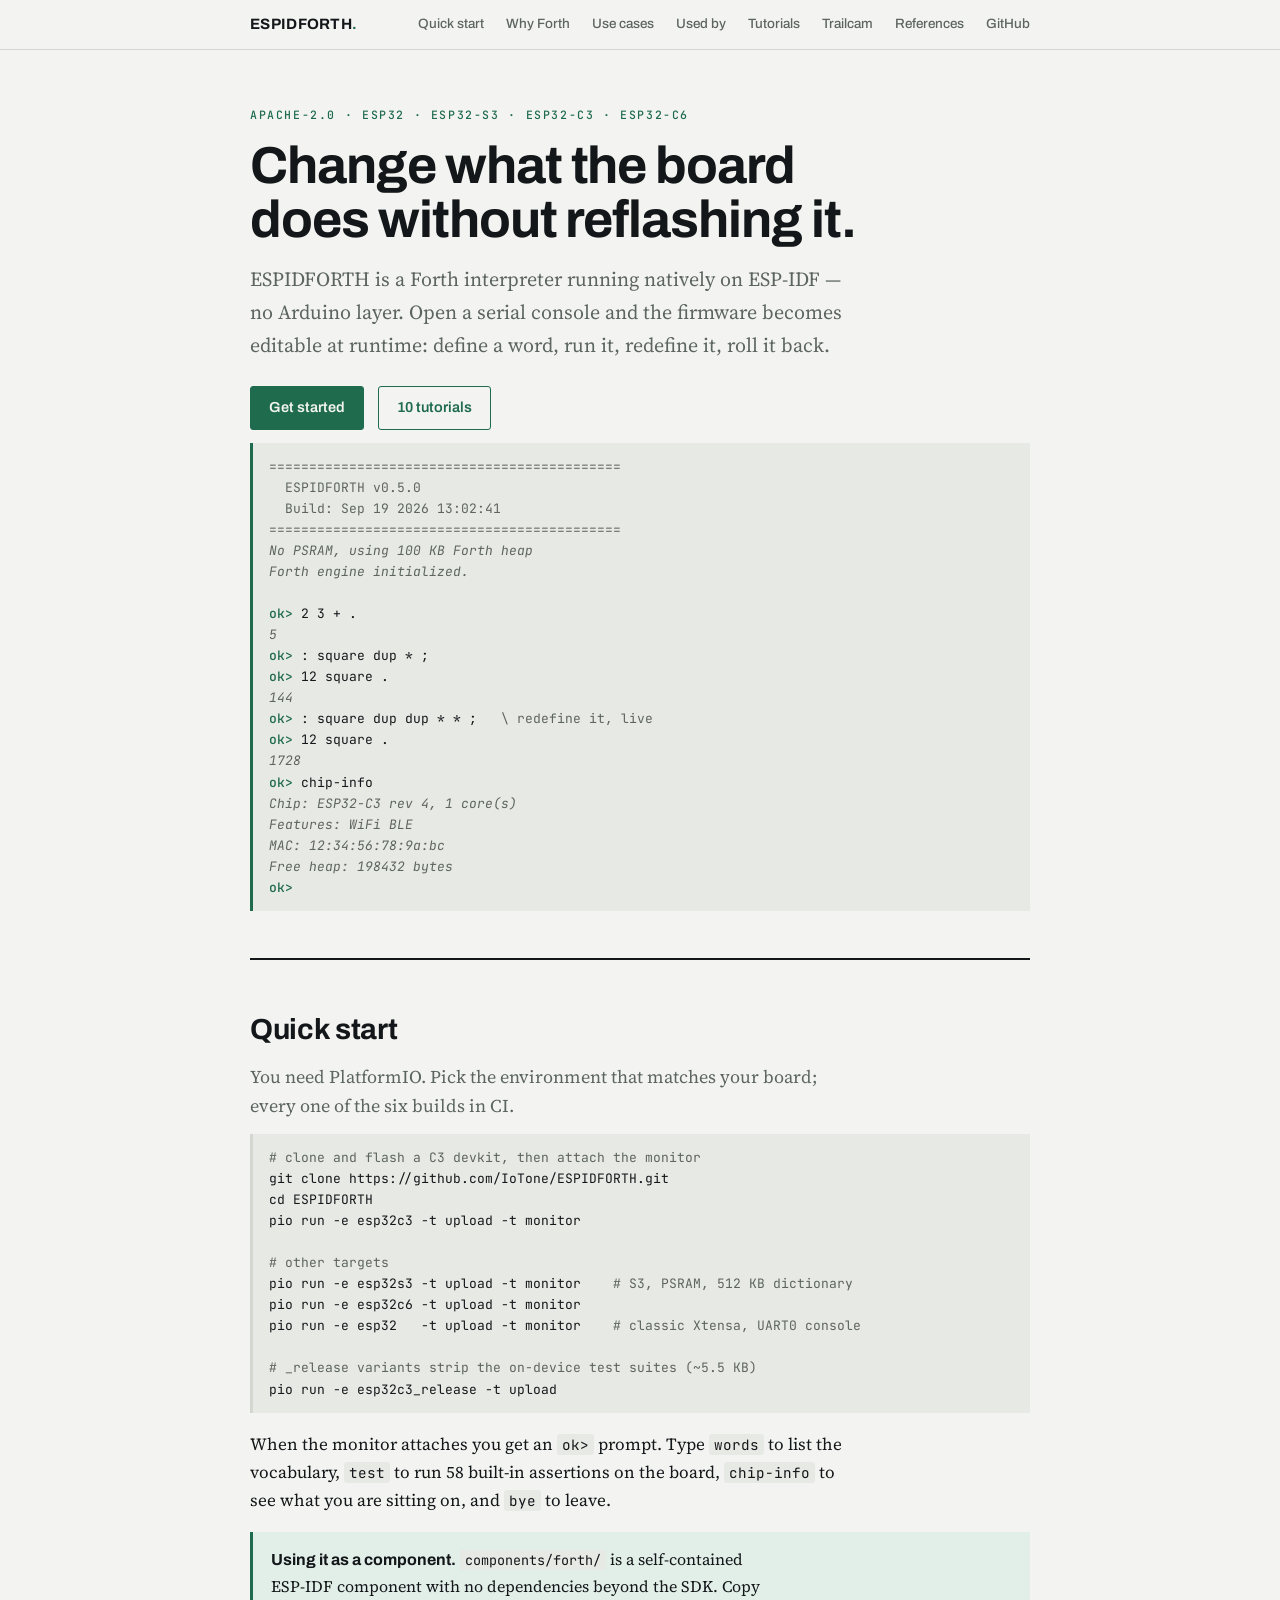
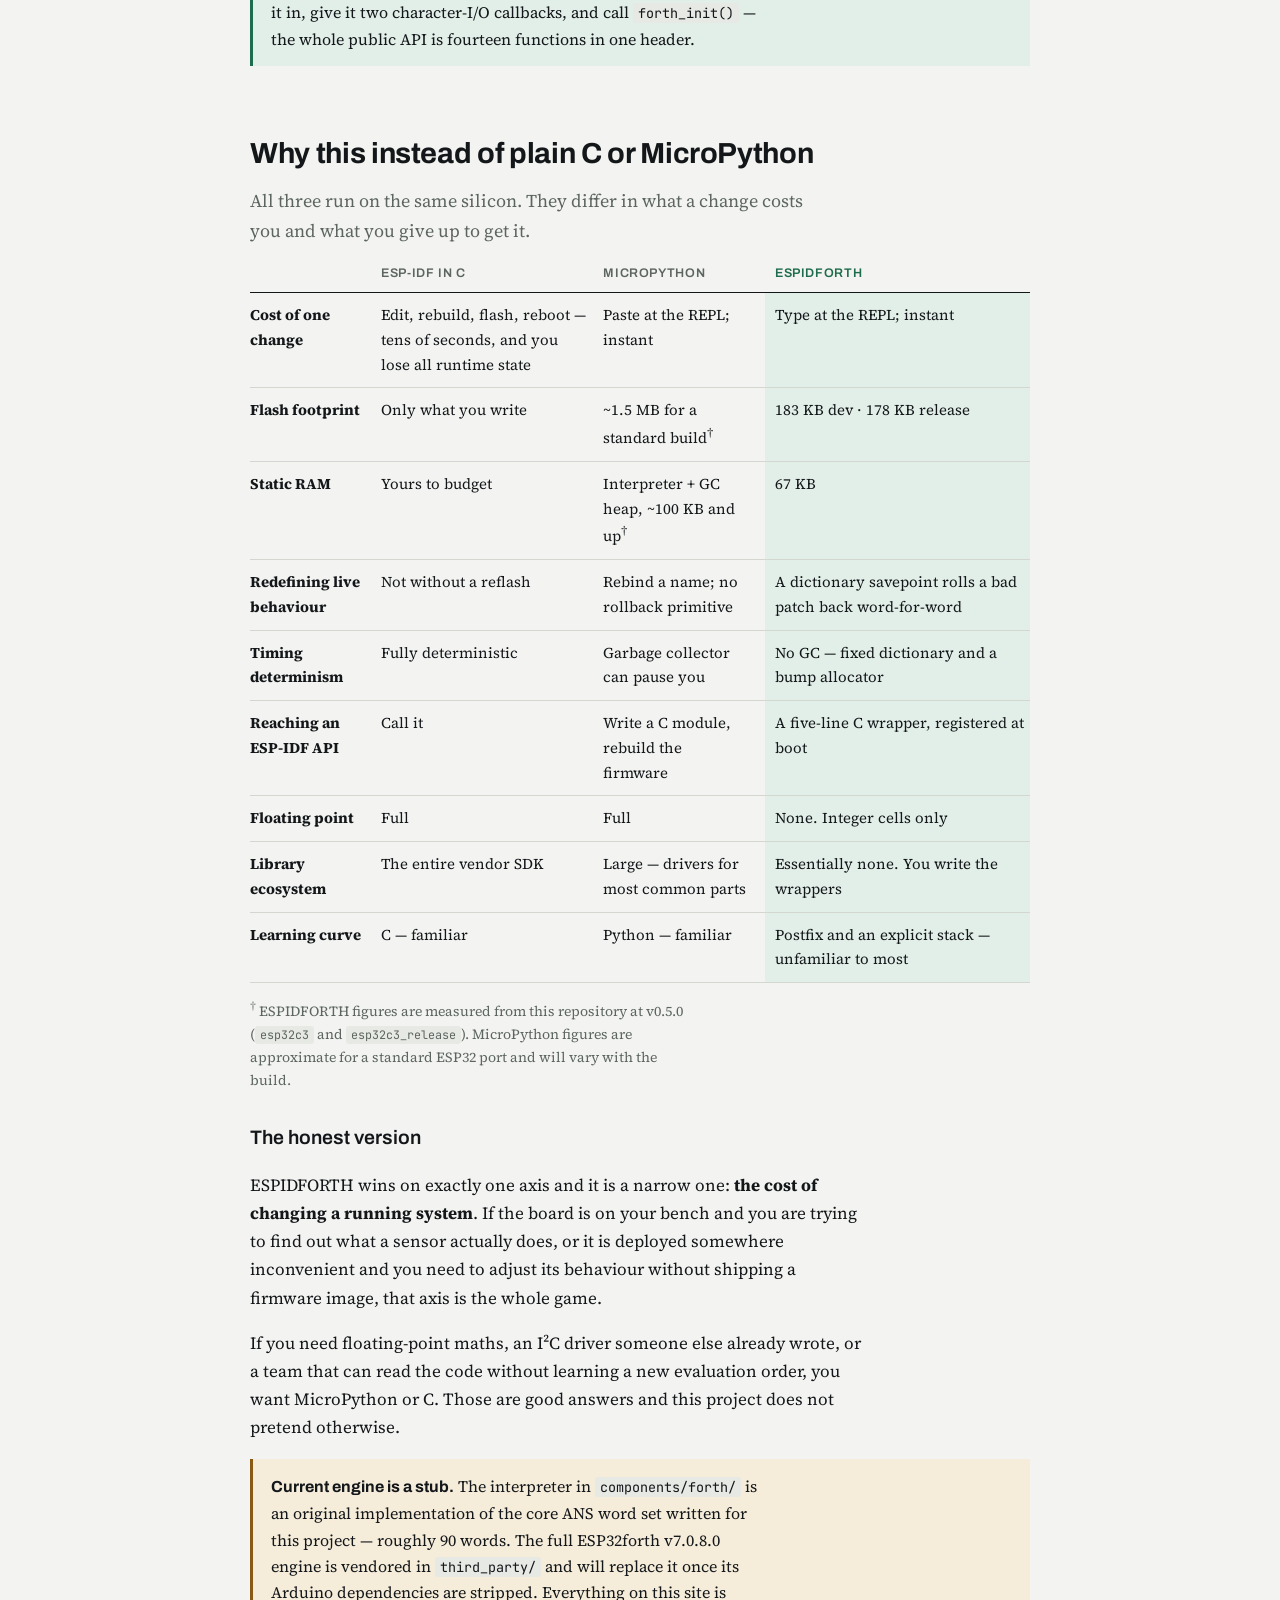
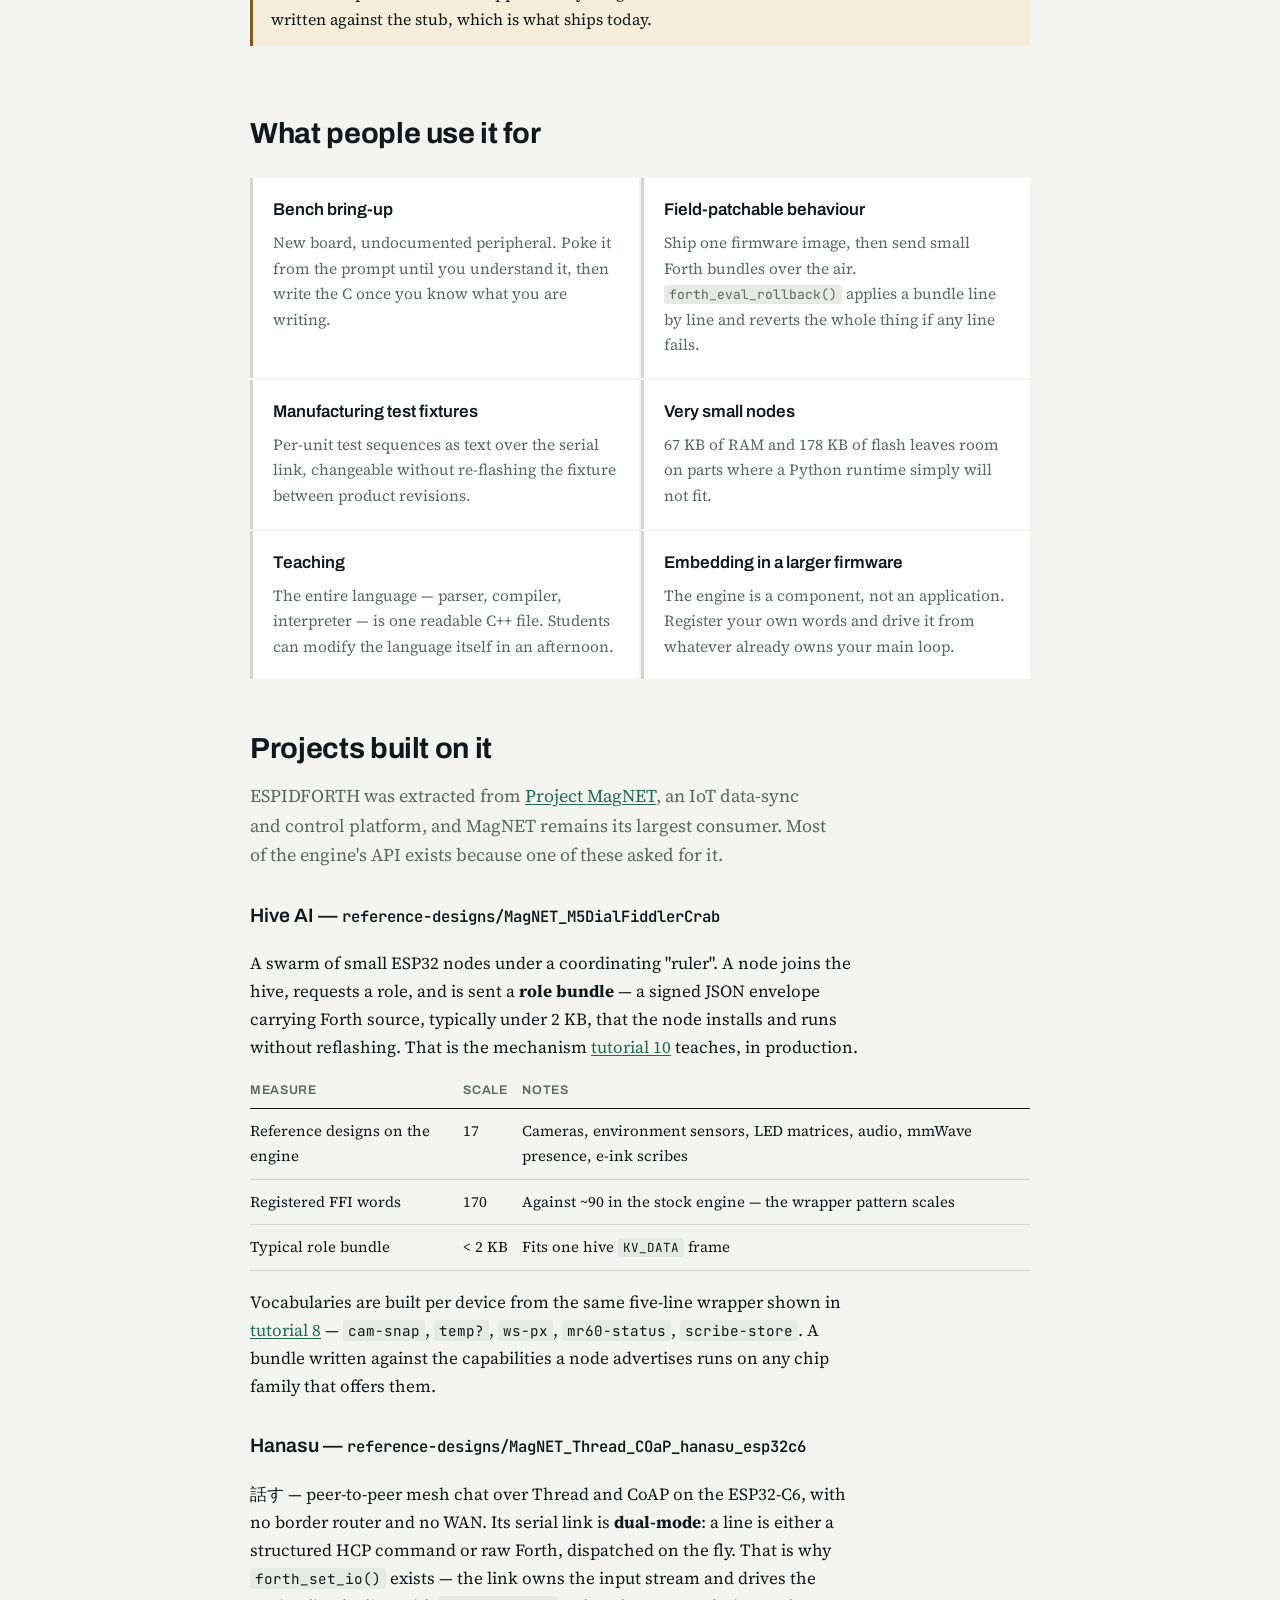
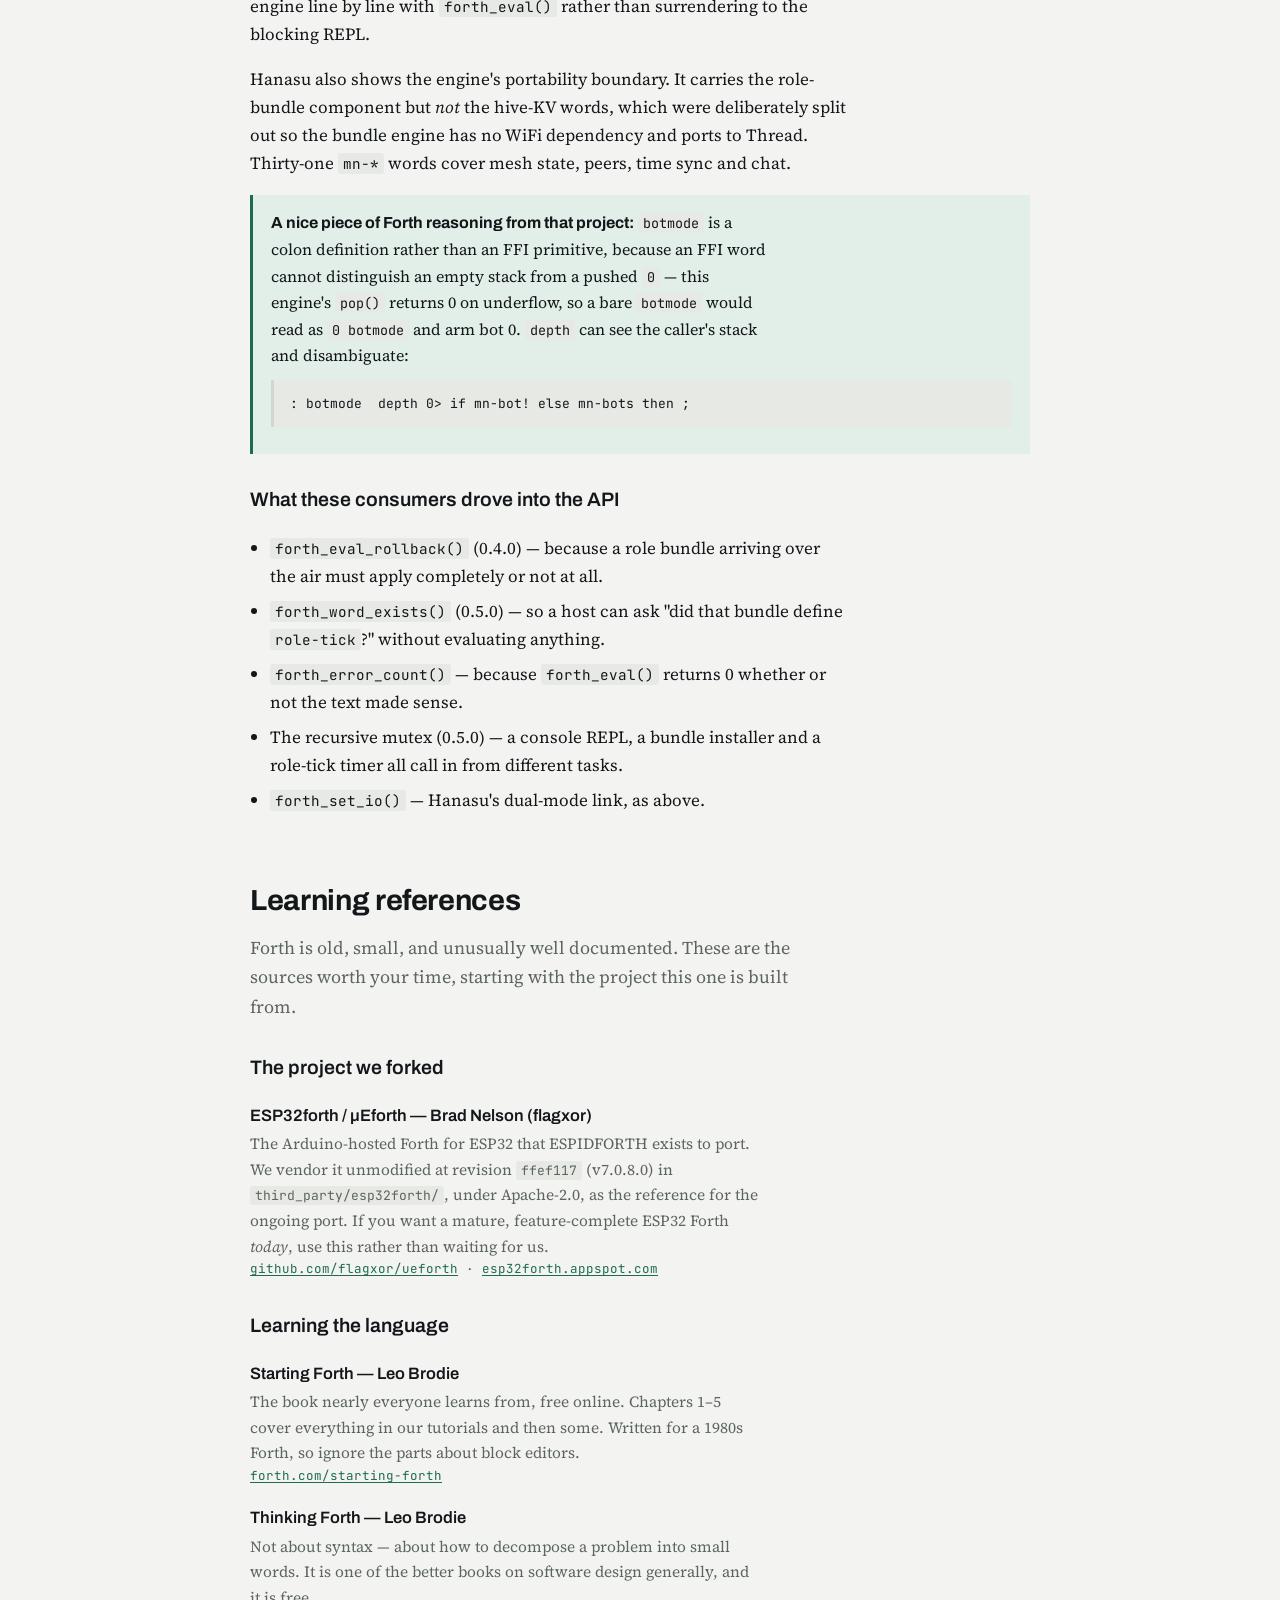
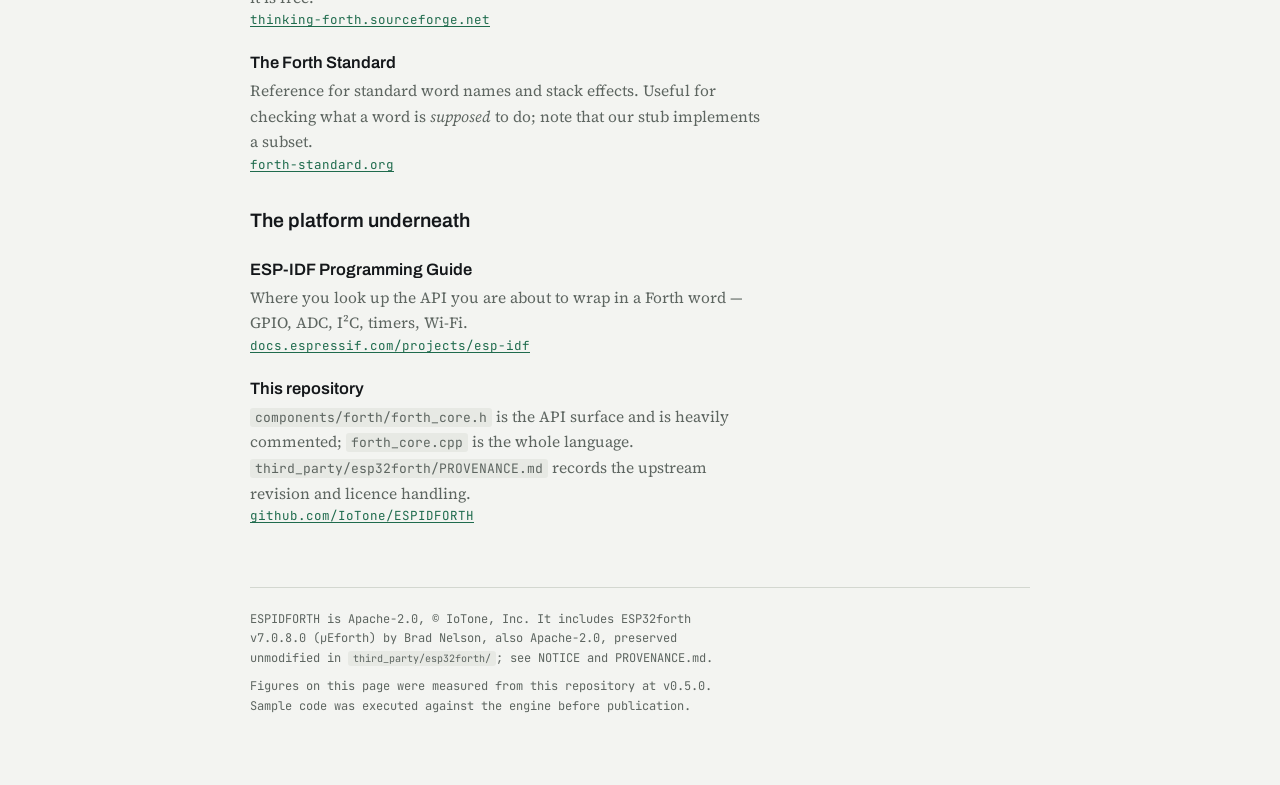
<file: docs/index.html>
<!doctype html>
<html lang="en">
<head>
<meta charset="utf-8">
<meta name="viewport" content="width=device-width, initial-scale=1">
<title>ESPIDFORTH — an interactive Forth for ESP-IDF</title>
<meta name="description" content="A Forth interpreter running natively on ESP-IDF. Change how the board behaves without a rebuild, a reflash, or a reboot.">
<link rel="preconnect" href="https://fonts.googleapis.com">
<link rel="preconnect" href="https://fonts.gstatic.com" crossorigin>
<link rel="stylesheet" href="https://fonts.googleapis.com/css2?family=Archivo:wght@500;600;700&family=JetBrains+Mono:wght@400;500;600&family=Source+Serif+4:opsz,wght@8..60,400;8..60,600&display=swap">
<link rel="stylesheet" href="style.css">
</head>
<body>

<nav class="top">
  <div class="wrap">
    <a class="brand" href="index.html">ESPIDFORTH<span class="dot">.</span></a>
    <a class="lnk" href="#start">Quick start</a>
    <a class="lnk" href="#why">Why Forth</a>
    <a class="lnk" href="#uses">Use cases</a>
    <a class="lnk" href="#usedby">Used by</a>
    <a class="lnk" href="tutorials.html">Tutorials</a>
    <a class="lnk" href="trailcam.html">Trailcam</a>
    <a class="lnk" href="#learn">References</a>
    <a class="lnk" href="https://github.com/IoTone/ESPIDFORTH">GitHub</a>
  </div>
</nav>

<div class="wrap">

<header class="hero">
  <p class="eyebrow">Apache-2.0 · ESP32 · ESP32-S3 · ESP32-C3 · ESP32-C6</p>
  <h1>Change what the board does without reflashing it.</h1>
  <p class="standfirst">ESPIDFORTH is a Forth interpreter running natively on ESP-IDF — no Arduino layer. Open a serial console and the firmware becomes editable at runtime: define a word, run it, redefine it, roll it back.</p>
  <div class="cta-row">
    <a class="btn solid" href="#start">Get started</a>
    <a class="btn ghost" href="tutorials.html">10 tutorials</a>
  </div>

<pre class="repl"><span class="c">============================================
  ESPIDFORTH v0.5.0
  Build: Sep 19 2026 13:02:41
============================================</span>
<span class="o">No PSRAM, using 100 KB Forth heap
Forth engine initialized.</span>

<span class="p">ok&gt;</span> 2 3 + .
<span class="o">5</span>
<span class="p">ok&gt;</span> : square dup * ;
<span class="p">ok&gt;</span> 12 square .
<span class="o">144</span>
<span class="p">ok&gt;</span> : square dup dup * * ;   <span class="c">\ redefine it, live</span>
<span class="p">ok&gt;</span> 12 square .
<span class="o">1728</span>
<span class="p">ok&gt;</span> chip-info
<span class="o">Chip: ESP32-C3 rev 4, 1 core(s)
Features: WiFi BLE
MAC: 12:34:56:78:9a:bc
Free heap: 198432 bytes</span>
<span class="p">ok&gt;</span> </pre>
</header>

<section id="start">
  <h2>Quick start</h2>
  <p class="lede">You need PlatformIO. Pick the environment that matches your board; every one of the six builds in CI.</p>

<pre><span class="c"># clone and flash a C3 devkit, then attach the monitor</span>
git clone https://github.com/IoTone/ESPIDFORTH.git
cd ESPIDFORTH
pio run -e esp32c3 -t upload -t monitor

<span class="c"># other targets</span>
pio run -e esp32s3 -t upload -t monitor    <span class="c"># S3, PSRAM, 512 KB dictionary</span>
pio run -e esp32c6 -t upload -t monitor
pio run -e esp32   -t upload -t monitor    <span class="c"># classic Xtensa, UART0 console</span>

<span class="c"># _release variants strip the on-device test suites (~5.5 KB)</span>
pio run -e esp32c3_release -t upload</pre>

  <p>When the monitor attaches you get an <code>ok&gt;</code> prompt. Type <code>words</code> to list the vocabulary, <code>test</code> to run 58 built-in assertions on the board, <code>chip-info</code> to see what you are sitting on, and <code>bye</code> to leave.</p>

  <div class="note">
    <p><b>Using it as a component.</b> <code>components/forth/</code> is a self-contained ESP-IDF component with no dependencies beyond the SDK. Copy it in, give it two character-I/O callbacks, and call <code>forth_init()</code> — the whole public API is fourteen functions in one header.</p>
  </div>
</section>

<section id="why">
  <h2>Why this instead of plain C or MicroPython</h2>
  <p class="lede">All three run on the same silicon. They differ in what a change costs you and what you give up to get it.</p>

  <div class="tw">
  <table>
    <thead>
      <tr>
        <th></th>
        <th>ESP-IDF in C</th>
        <th>MicroPython</th>
        <th class="hi">ESPIDFORTH</th>
      </tr>
    </thead>
    <tbody>
      <tr>
        <td><b>Cost of one change</b></td>
        <td>Edit, rebuild, flash, reboot — tens of seconds, and you lose all runtime state</td>
        <td>Paste at the REPL; instant</td>
        <td class="hi">Type at the REPL; instant</td>
      </tr>
      <tr>
        <td><b>Flash footprint</b></td>
        <td>Only what you write</td>
        <td>~1.5&nbsp;MB for a standard build<sup>†</sup></td>
        <td class="hi num">183 KB dev · 178 KB release</td>
      </tr>
      <tr>
        <td><b>Static RAM</b></td>
        <td>Yours to budget</td>
        <td>Interpreter + GC heap, ~100&nbsp;KB and up<sup>†</sup></td>
        <td class="hi num">67 KB</td>
      </tr>
      <tr>
        <td><b>Redefining live behaviour</b></td>
        <td>Not without a reflash</td>
        <td>Rebind a name; no rollback primitive</td>
        <td class="hi">A dictionary savepoint rolls a bad patch back word-for-word</td>
      </tr>
      <tr>
        <td><b>Timing determinism</b></td>
        <td>Fully deterministic</td>
        <td>Garbage collector can pause you</td>
        <td class="hi">No GC — fixed dictionary and a bump allocator</td>
      </tr>
      <tr>
        <td><b>Reaching an ESP-IDF API</b></td>
        <td>Call it</td>
        <td>Write a C module, rebuild the firmware</td>
        <td class="hi">A five-line C wrapper, registered at boot</td>
      </tr>
      <tr>
        <td><b>Floating point</b></td>
        <td>Full</td>
        <td>Full</td>
        <td class="hi">None. Integer cells only</td>
      </tr>
      <tr>
        <td><b>Library ecosystem</b></td>
        <td>The entire vendor SDK</td>
        <td>Large — drivers for most common parts</td>
        <td class="hi">Essentially none. You write the wrappers</td>
      </tr>
      <tr>
        <td><b>Learning curve</b></td>
        <td>C — familiar</td>
        <td>Python — familiar</td>
        <td class="hi">Postfix and an explicit stack — unfamiliar to most</td>
      </tr>
    </tbody>
  </table>
  </div>
  <p style="font-size:14px;color:var(--muted);max-width:62ch">
    <sup>†</sup> ESPIDFORTH figures are measured from this repository at v0.5.0 (<code>esp32c3</code> and <code>esp32c3_release</code>). MicroPython figures are approximate for a standard ESP32 port and will vary with the build.
  </p>

  <h3>The honest version</h3>
  <p>ESPIDFORTH wins on exactly one axis and it is a narrow one: <b>the cost of changing a running system</b>. If the board is on your bench and you are trying to find out what a sensor actually does, or it is deployed somewhere inconvenient and you need to adjust its behaviour without shipping a firmware image, that axis is the whole game.</p>
  <p>If you need floating-point maths, an I²C driver someone else already wrote, or a team that can read the code without learning a new evaluation order, you want MicroPython or C. Those are good answers and this project does not pretend otherwise.</p>

  <div class="warnbox">
    <p><b>Current engine is a stub.</b> The interpreter in <code>components/forth/</code> is an original implementation of the core ANS word set written for this project — roughly 90 words. The full ESP32forth v7.0.8.0 engine is vendored in <code>third_party/</code> and will replace it once its Arduino dependencies are stripped. Everything on this site is written against the stub, which is what ships today.</p>
  </div>
</section>

<section id="uses">
  <h2>What people use it for</h2>

  <div class="grid2">
    <div class="uc">
      <h3>Bench bring-up</h3>
      <p>New board, undocumented peripheral. Poke it from the prompt until you understand it, then write the C once you know what you are writing.</p>
    </div>
    <div class="uc">
      <h3>Field-patchable behaviour</h3>
      <p>Ship one firmware image, then send small Forth bundles over the air. <code>forth_eval_rollback()</code> applies a bundle line by line and reverts the whole thing if any line fails.</p>
    </div>
    <div class="uc">
      <h3>Manufacturing test fixtures</h3>
      <p>Per-unit test sequences as text over the serial link, changeable without re-flashing the fixture between product revisions.</p>
    </div>
    <div class="uc">
      <h3>Very small nodes</h3>
      <p>67 KB of RAM and 178 KB of flash leaves room on parts where a Python runtime simply will not fit.</p>
    </div>
    <div class="uc">
      <h3>Teaching</h3>
      <p>The entire language — parser, compiler, interpreter — is one readable C++ file. Students can modify the language itself in an afternoon.</p>
    </div>
    <div class="uc">
      <h3>Embedding in a larger firmware</h3>
      <p>The engine is a component, not an application. Register your own words and drive it from whatever already owns your main loop.</p>
    </div>
  </div>
</section>

<section id="usedby">
  <h2>Projects built on it</h2>
  <p class="lede">ESPIDFORTH was extracted from <a href="https://github.com/IoTone/ProjectMagNET">Project MagNET</a>, an IoT data-sync and control platform, and MagNET remains its largest consumer. Most of the engine's API exists because one of these asked for it.</p>

  <h3>Hive AI — <span class="mono" style="font-size:0.8em">reference-designs/MagNET_M5DialFiddlerCrab</span></h3>
  <p>A swarm of small ESP32 nodes under a coordinating "ruler". A node joins the hive, requests a role, and is sent a <b>role bundle</b> — a signed JSON envelope carrying Forth source, typically under 2&nbsp;KB, that the node installs and runs without reflashing. That is the mechanism <a href="tutorials.html#t10">tutorial 10</a> teaches, in production.</p>

  <div class="tw">
  <table>
    <thead><tr><th>Measure</th><th>Scale</th><th>Notes</th></tr></thead>
    <tbody>
      <tr><td>Reference designs on the engine</td><td class="num">17</td><td>Cameras, environment sensors, LED matrices, audio, mmWave presence, e-ink scribes</td></tr>
      <tr><td>Registered FFI words</td><td class="num">170</td><td>Against ~90 in the stock engine — the wrapper pattern scales</td></tr>
      <tr><td>Typical role bundle</td><td class="num">&lt; 2 KB</td><td>Fits one hive <code>KV_DATA</code> frame</td></tr>
    </tbody>
  </table>
  </div>

  <p>Vocabularies are built per device from the same five-line wrapper shown in <a href="tutorials.html#t8">tutorial 8</a> — <code>cam-snap</code>, <code>temp?</code>, <code>ws-px</code>, <code>mr60-status</code>, <code>scribe-store</code>. A bundle written against the capabilities a node advertises runs on any chip family that offers them.</p>

  <h3>Hanasu — <span class="mono" style="font-size:0.8em">reference-designs/MagNET_Thread_COaP_hanasu_esp32c6</span></h3>
  <p>話す — peer-to-peer mesh chat over Thread and CoAP on the ESP32-C6, with no border router and no WAN. Its serial link is <b>dual-mode</b>: a line is either a structured HCP command or raw Forth, dispatched on the fly. That is why <code>forth_set_io()</code> exists — the link owns the input stream and drives the engine line by line with <code>forth_eval()</code> rather than surrendering to the blocking REPL.</p>
  <p>Hanasu also shows the engine's portability boundary. It carries the role-bundle component but <em>not</em> the hive-KV words, which were deliberately split out so the bundle engine has no WiFi dependency and ports to Thread. Thirty-one <code>mn-*</code> words cover mesh state, peers, time sync and chat.</p>

  <div class="note">
    <p><b>A nice piece of Forth reasoning from that project:</b> <code>botmode</code> is a colon definition rather than an FFI primitive, because an FFI word cannot distinguish an empty stack from a pushed <code>0</code> — this engine's <code>pop()</code> returns 0 on underflow, so a bare <code>botmode</code> would read as <code>0 botmode</code> and arm bot 0. <code>depth</code> can see the caller's stack and disambiguate:</p>
<pre style="margin-top:12px">: botmode  depth 0&gt; if mn-bot! else mn-bots then ;</pre>
  </div>

  <h3>What these consumers drove into the API</h3>
  <ul class="plain">
    <li><code>forth_eval_rollback()</code> (0.4.0) — because a role bundle arriving over the air must apply completely or not at all.</li>
    <li><code>forth_word_exists()</code> (0.5.0) — so a host can ask "did that bundle define <code>role-tick</code>?" without evaluating anything.</li>
    <li><code>forth_error_count()</code> — because <code>forth_eval()</code> returns 0 whether or not the text made sense.</li>
    <li>The recursive mutex (0.5.0) — a console REPL, a bundle installer and a role-tick timer all call in from different tasks.</li>
    <li><code>forth_set_io()</code> — Hanasu's dual-mode link, as above.</li>
  </ul>
</section>

<section id="learn">
  <h2>Learning references</h2>
  <p class="lede">Forth is old, small, and unusually well documented. These are the sources worth your time, starting with the project this one is built from.</p>

  <h3>The project we forked</h3>
  <dl class="refs">
    <dt>ESP32forth / µEforth — Brad Nelson (flagxor)</dt>
    <dd>The Arduino-hosted Forth for ESP32 that ESPIDFORTH exists to port. We vendor it unmodified at revision <code>ffef117</code> (v7.0.8.0) in <code>third_party/esp32forth/</code>, under Apache-2.0, as the reference for the ongoing port. If you want a mature, feature-complete ESP32 Forth <em>today</em>, use this rather than waiting for us.
      <div class="u"><a href="https://github.com/flagxor/ueforth">github.com/flagxor/ueforth</a> · <a href="https://esp32forth.appspot.com/">esp32forth.appspot.com</a></div>
    </dd>
  </dl>

  <h3>Learning the language</h3>
  <dl class="refs">
    <dt>Starting Forth — Leo Brodie</dt>
    <dd>The book nearly everyone learns from, free online. Chapters 1–5 cover everything in our tutorials and then some. Written for a 1980s Forth, so ignore the parts about block editors.
      <div class="u"><a href="https://www.forth.com/starting-forth/">forth.com/starting-forth</a></div>
    </dd>
    <dt>Thinking Forth — Leo Brodie</dt>
    <dd>Not about syntax — about how to decompose a problem into small words. It is one of the better books on software design generally, and it is free.
      <div class="u"><a href="https://thinking-forth.sourceforge.net/">thinking-forth.sourceforge.net</a></div>
    </dd>
    <dt>The Forth Standard</dt>
    <dd>Reference for standard word names and stack effects. Useful for checking what a word is <em>supposed</em> to do; note that our stub implements a subset.
      <div class="u"><a href="https://forth-standard.org/">forth-standard.org</a></div>
    </dd>
  </dl>

  <h3>The platform underneath</h3>
  <dl class="refs">
    <dt>ESP-IDF Programming Guide</dt>
    <dd>Where you look up the API you are about to wrap in a Forth word — GPIO, ADC, I²C, timers, Wi-Fi.
      <div class="u"><a href="https://docs.espressif.com/projects/esp-idf/en/stable/">docs.espressif.com/projects/esp-idf</a></div>
    </dd>
    <dt>This repository</dt>
    <dd><code>components/forth/forth_core.h</code> is the API surface and is heavily commented; <code>forth_core.cpp</code> is the whole language. <code>third_party/esp32forth/PROVENANCE.md</code> records the upstream revision and licence handling.
      <div class="u"><a href="https://github.com/IoTone/ESPIDFORTH">github.com/IoTone/ESPIDFORTH</a></div>
    </dd>
  </dl>
</section>

<footer>
  <p>ESPIDFORTH is Apache-2.0, © IoTone, Inc. It includes ESP32forth v7.0.8.0 (µEforth) by Brad Nelson, also Apache-2.0, preserved unmodified in <code>third_party/esp32forth/</code>; see NOTICE and PROVENANCE.md.</p>
  <p>Figures on this page were measured from this repository at v0.5.0. Sample code was executed against the engine before publication.</p>
</footer>

</div>
</body>
</html>
</file>
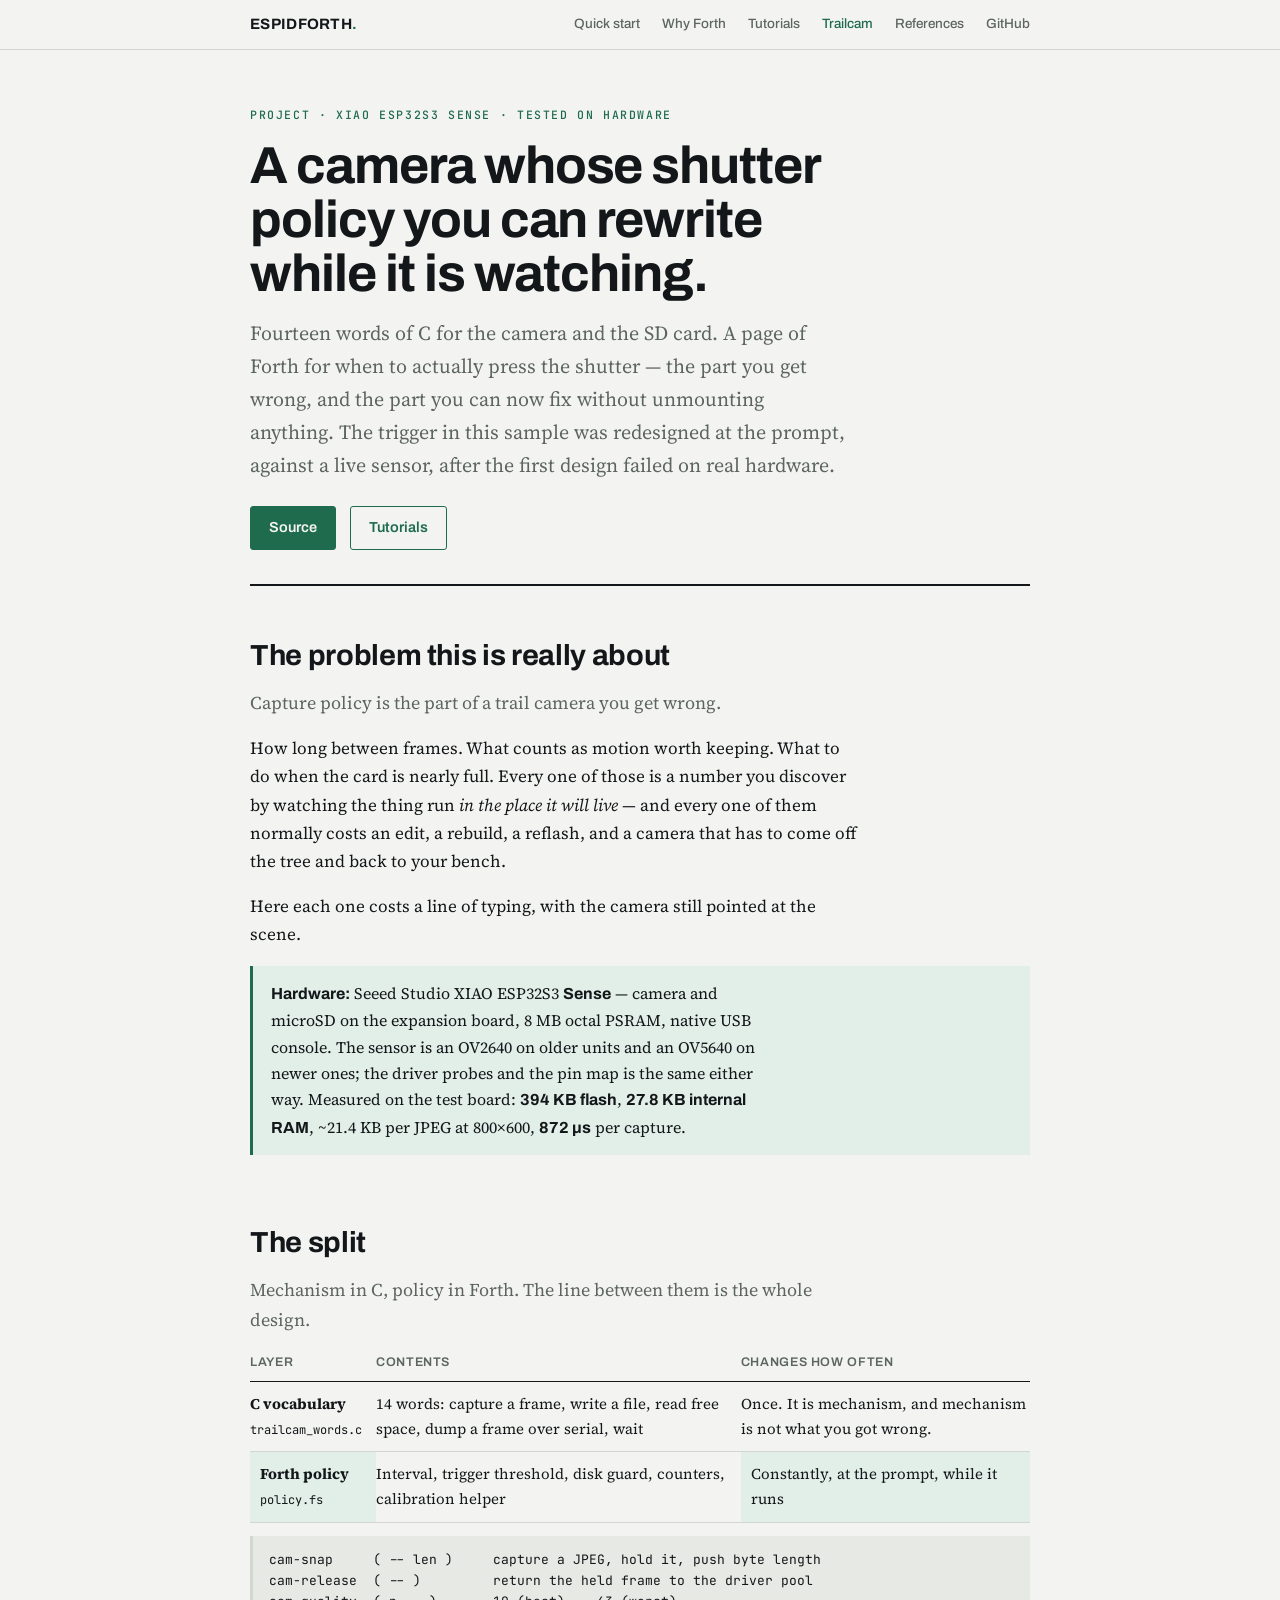
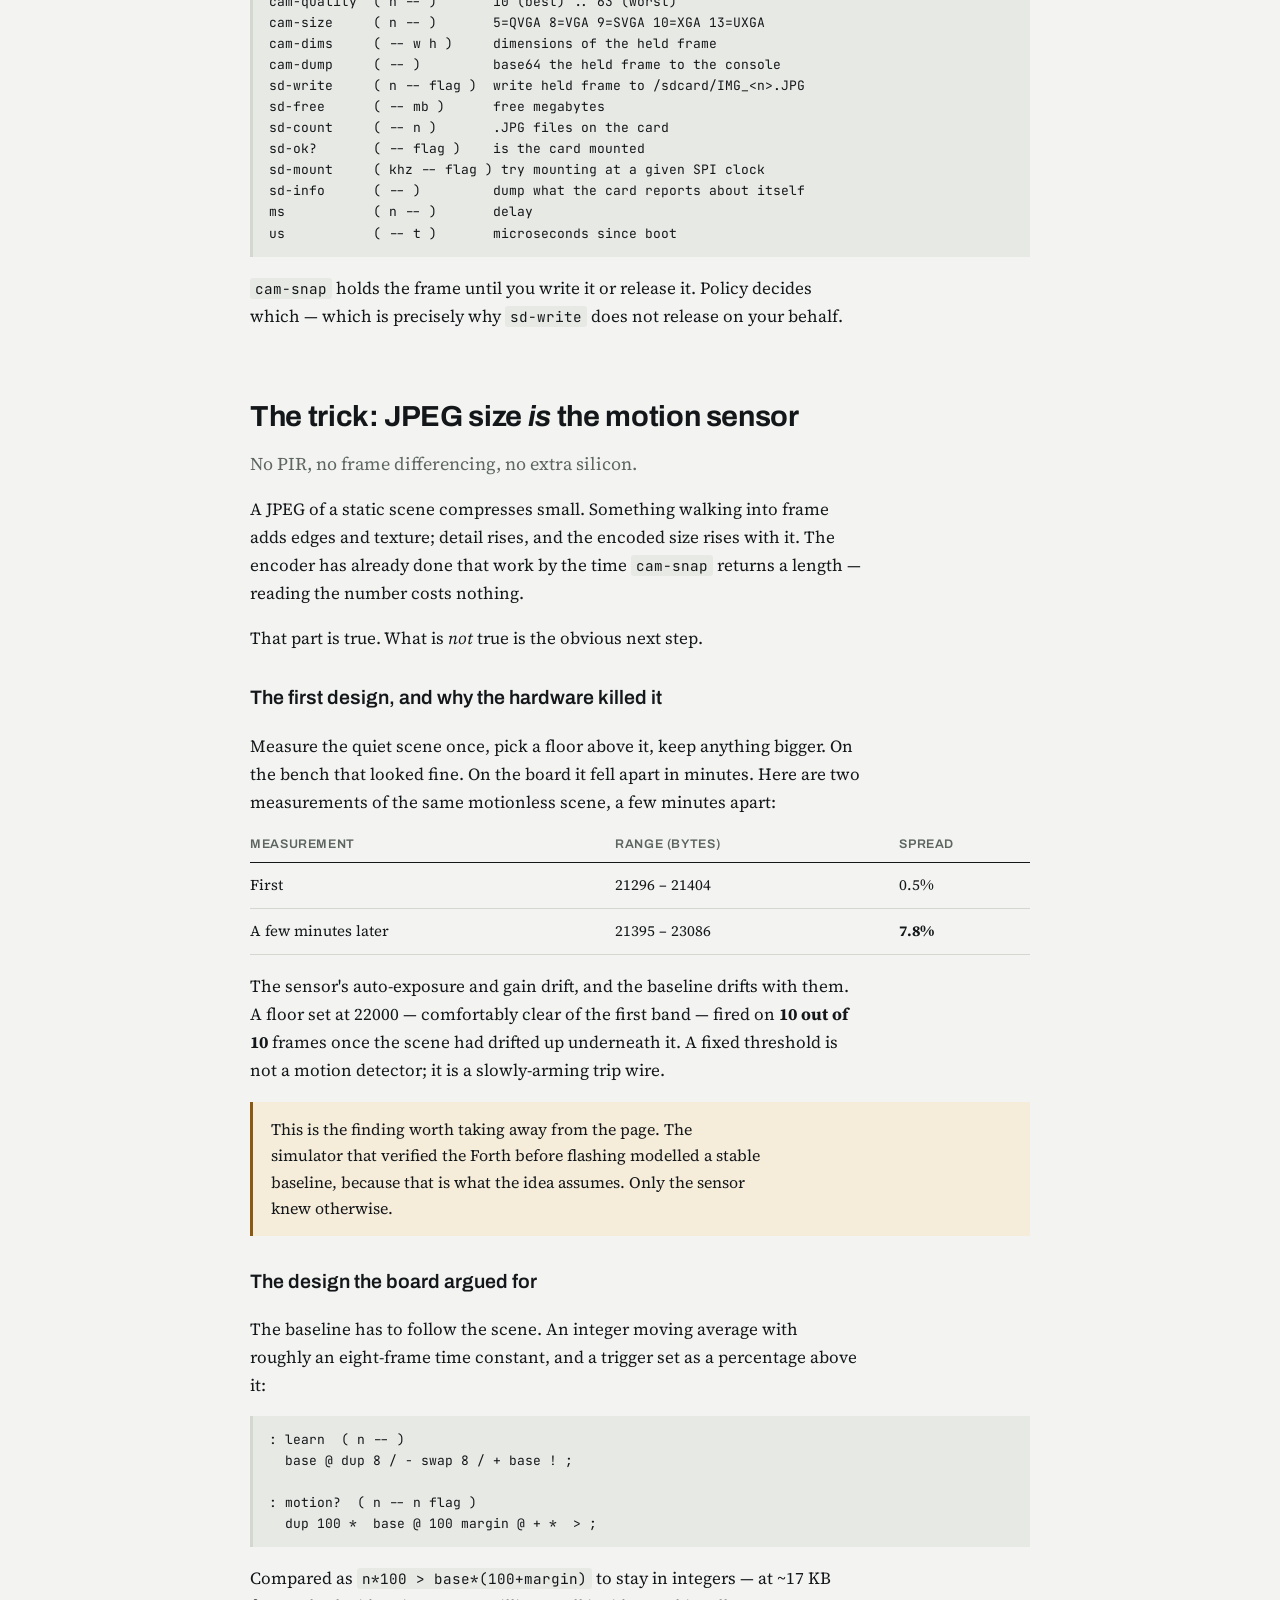
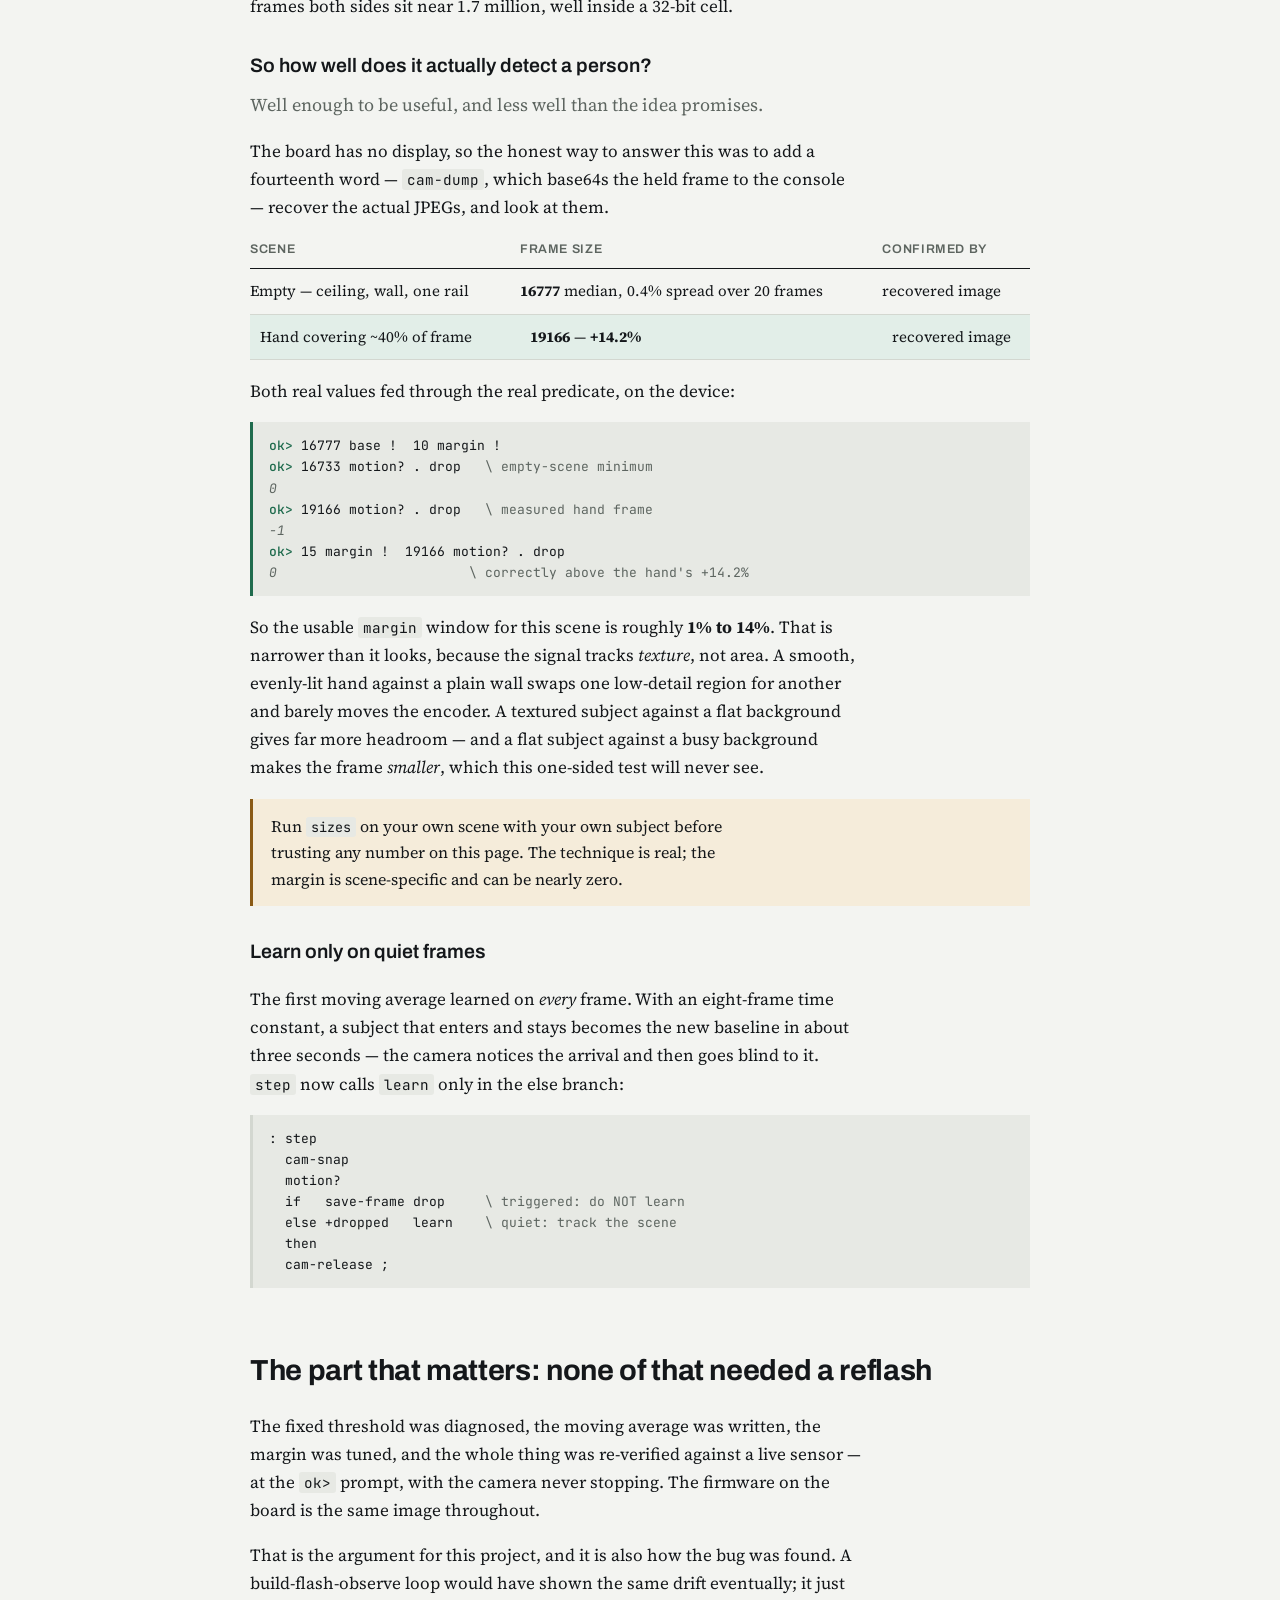
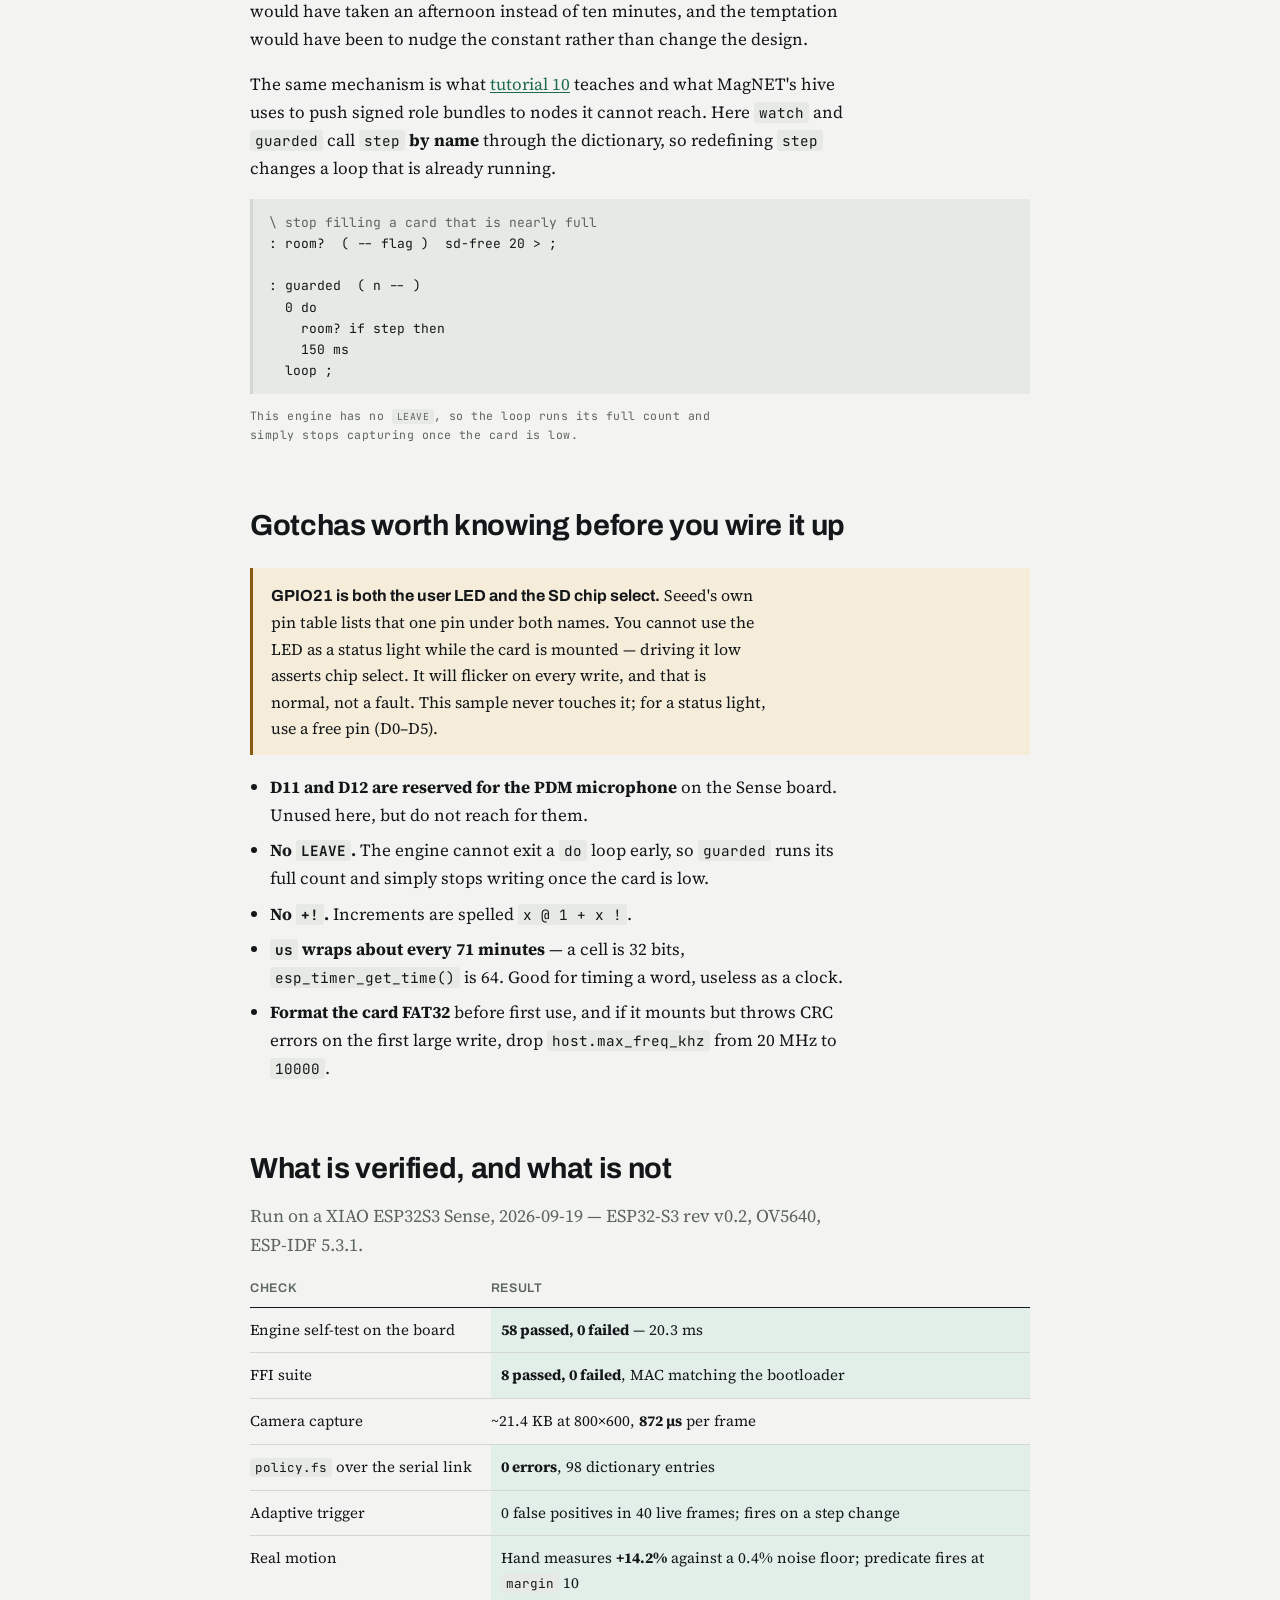
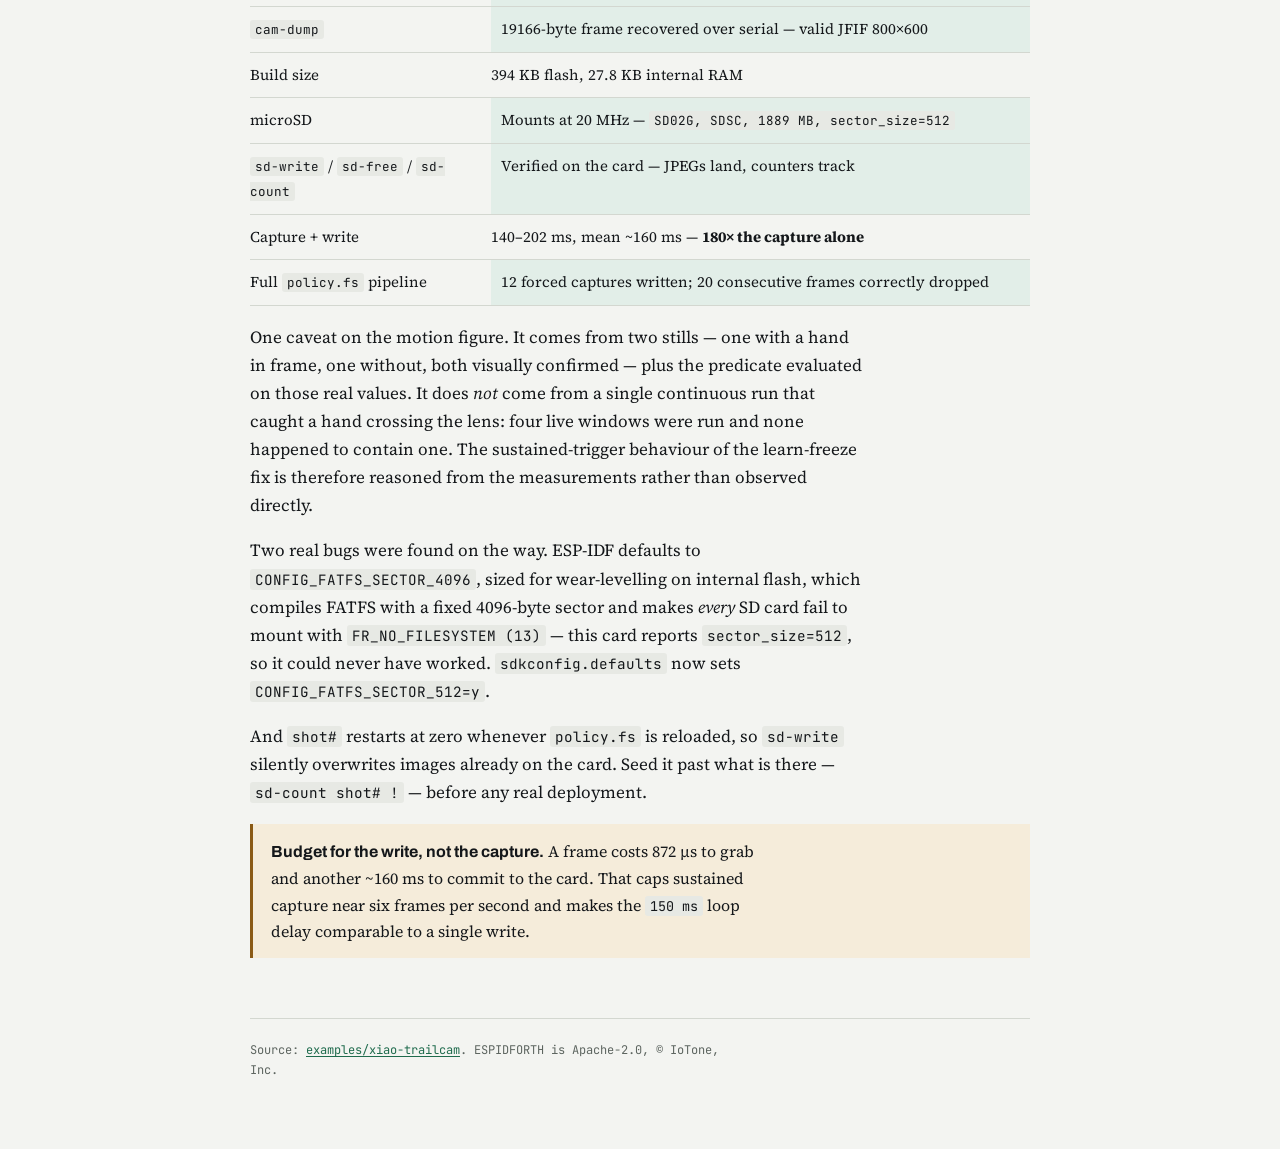
<file: docs/trailcam.html>
<!doctype html>
<html lang="en">
<head>
<meta charset="utf-8">
<meta name="viewport" content="width=device-width, initial-scale=1">
<title>Trailcam on a XIAO ESP32S3</title>
<meta name="description" content="A camera whose shutter policy lives in Forth and can be rewritten while it runs — on a XIAO ESP32S3 Sense with camera and microSD.">
<link rel="preconnect" href="https://fonts.googleapis.com">
<link rel="preconnect" href="https://fonts.gstatic.com" crossorigin>
<link rel="stylesheet" href="https://fonts.googleapis.com/css2?family=Archivo:wght@500;600;700&family=JetBrains+Mono:wght@400;500;600&family=Source+Serif+4:opsz,wght@8..60,400;8..60,600&display=swap">
<link rel="stylesheet" href="style.css">
</head>
<body>

<nav class="top">
  <div class="wrap">
    <a class="brand" href="index.html">ESPIDFORTH<span class="dot">.</span></a>
    <a class="lnk" href="index.html#start">Quick start</a>
    <a class="lnk" href="index.html#why">Why Forth</a>
    <a class="lnk" href="tutorials.html">Tutorials</a>
    <a class="lnk" href="trailcam.html" aria-current="page">Trailcam</a>
    <a class="lnk" href="index.html#learn">References</a>
    <a class="lnk" href="https://github.com/IoTone/ESPIDFORTH">GitHub</a>
  </div>
</nav>

<div class="wrap">

<header class="hero">
  <p class="eyebrow">Project · XIAO ESP32S3 Sense · tested on hardware</p>
  <h1>A camera whose shutter policy you can rewrite while it is watching.</h1>
  <p class="standfirst">Fourteen words of C for the camera and the SD card. A page of Forth for when to actually press the shutter — the part you get wrong, and the part you can now fix without unmounting anything. The trigger in this sample was redesigned at the prompt, against a live sensor, after the first design failed on real hardware.</p>
  <div class="cta-row">
    <a class="btn solid" href="https://github.com/IoTone/ESPIDFORTH/tree/main/examples/xiao-trailcam">Source</a>
    <a class="btn ghost" href="tutorials.html">Tutorials</a>
  </div>
</header>

<section>
  <h2>The problem this is really about</h2>
  <p class="lede">Capture policy is the part of a trail camera you get wrong.</p>
  <p>How long between frames. What counts as motion worth keeping. What to do when the card is nearly full. Every one of those is a number you discover by watching the thing run <em>in the place it will live</em> — and every one of them normally costs an edit, a rebuild, a reflash, and a camera that has to come off the tree and back to your bench.</p>
  <p>Here each one costs a line of typing, with the camera still pointed at the scene.</p>

  <div class="note">
    <p><b>Hardware:</b> Seeed Studio XIAO ESP32S3 <b>Sense</b> — camera and microSD on the expansion board, 8 MB octal PSRAM, native USB console. The sensor is an OV2640 on older units and an OV5640 on newer ones; the driver probes and the pin map is the same either way. Measured on the test board: <b>394 KB flash</b>, <b>27.8 KB internal RAM</b>, ~21.4 KB per JPEG at 800×600, <b>872 µs</b> per capture.</p>
  </div>
</section>

<section>
  <h2>The split</h2>
  <p class="lede">Mechanism in C, policy in Forth. The line between them is the whole design.</p>

  <div class="tw">
  <table>
    <thead><tr><th>Layer</th><th>Contents</th><th>Changes how often</th></tr></thead>
    <tbody>
      <tr><td><b>C vocabulary</b><br><span class="mono" style="font-size:12px">trailcam_words.c</span></td><td>14 words: capture a frame, write a file, read free space, dump a frame over serial, wait</td><td>Once. It is mechanism, and mechanism is not what you got wrong.</td></tr>
      <tr><td class="hi"><b>Forth policy</b><br><span class="mono" style="font-size:12px">policy.fs</span></td><td>Interval, trigger threshold, disk guard, counters, calibration helper</td><td class="hi">Constantly, at the prompt, while it runs</td></tr>
    </tbody>
  </table>
  </div>

<pre>cam-snap     ( -- len )     capture a JPEG, hold it, push byte length
cam-release  ( -- )         return the held frame to the driver pool
cam-quality  ( n -- )       10 (best) .. 63 (worst)
cam-size     ( n -- )       5=QVGA 8=VGA 9=SVGA 10=XGA 13=UXGA
cam-dims     ( -- w h )     dimensions of the held frame
cam-dump     ( -- )         base64 the held frame to the console
sd-write     ( n -- flag )  write held frame to /sdcard/IMG_&lt;n&gt;.JPG
sd-free      ( -- mb )      free megabytes
sd-count     ( -- n )       .JPG files on the card
sd-ok?       ( -- flag )    is the card mounted
sd-mount     ( khz -- flag ) try mounting at a given SPI clock
sd-info      ( -- )         dump what the card reports about itself
ms           ( n -- )       delay
us           ( -- t )       microseconds since boot</pre>

  <p><code>cam-snap</code> holds the frame until you write it or release it. Policy decides which — which is precisely why <code>sd-write</code> does not release on your behalf.</p>
</section>

<section>
  <h2>The trick: JPEG size <em>is</em> the motion sensor</h2>
  <p class="lede">No PIR, no frame differencing, no extra silicon.</p>
  <p>A JPEG of a static scene compresses small. Something walking into frame adds edges and texture; detail rises, and the encoded size rises with it. The encoder has already done that work by the time <code>cam-snap</code> returns a length — reading the number costs nothing.</p>
  <p>That part is true. What is <em>not</em> true is the obvious next step.</p>

  <h3>The first design, and why the hardware killed it</h3>
  <p>Measure the quiet scene once, pick a floor above it, keep anything bigger. On the bench that looked fine. On the board it fell apart in minutes. Here are two measurements of the same motionless scene, a few minutes apart:</p>

  <div class="tw">
  <table>
    <thead><tr><th>Measurement</th><th class="num">Range (bytes)</th><th class="num">Spread</th></tr></thead>
    <tbody>
      <tr><td>First</td><td class="num">21296 – 21404</td><td class="num">0.5%</td></tr>
      <tr><td>A few minutes later</td><td class="num">21395 – 23086</td><td class="num"><b>7.8%</b></td></tr>
    </tbody>
  </table>
  </div>

  <p>The sensor's auto-exposure and gain drift, and the baseline drifts with them. A floor set at 22000 — comfortably clear of the first band — fired on <b>10 out of 10</b> frames once the scene had drifted up underneath it. A fixed threshold is not a motion detector; it is a slowly-arming trip wire.</p>

  <div class="warnbox">
    <p>This is the finding worth taking away from the page. The simulator that verified the Forth before flashing modelled a stable baseline, because that is what the idea assumes. Only the sensor knew otherwise.</p>
  </div>

  <h3>The design the board argued for</h3>
  <p>The baseline has to follow the scene. An integer moving average with roughly an eight-frame time constant, and a trigger set as a percentage above it:</p>

<pre>: learn  ( n -- )
  base @ dup 8 / - swap 8 / + base ! ;

: motion?  ( n -- n flag )
  dup 100 *  base @ 100 margin @ + *  &gt; ;</pre>

  <p>Compared as <code>n*100 &gt; base*(100+margin)</code> to stay in integers — at ~17 KB frames both sides sit near 1.7 million, well inside a 32-bit cell.</p>

  <h3>So how well does it actually detect a person?</h3>
  <p class="lede">Well enough to be useful, and less well than the idea promises.</p>
  <p>The board has no display, so the honest way to answer this was to add a fourteenth word — <code>cam-dump</code>, which base64s the held frame to the console — recover the actual JPEGs, and look at them.</p>

  <div class="tw">
  <table>
    <thead><tr><th>Scene</th><th class="num">Frame size</th><th>Confirmed by</th></tr></thead>
    <tbody>
      <tr><td>Empty — ceiling, wall, one rail</td><td class="num"><b>16777</b> median, 0.4% spread over 20 frames</td><td>recovered image</td></tr>
      <tr><td class="hi">Hand covering ~40% of frame</td><td class="hi num"><b>19166</b> — <b>+14.2%</b></td><td class="hi">recovered image</td></tr>
    </tbody>
  </table>
  </div>

  <p>Both real values fed through the real predicate, on the device:</p>

<pre class="repl"><span class="p">ok&gt;</span> 16777 base !  10 margin !
<span class="p">ok&gt;</span> 16733 motion? . drop   <span class="c">\ empty-scene minimum</span>
<span class="o">0</span>
<span class="p">ok&gt;</span> 19166 motion? . drop   <span class="c">\ measured hand frame</span>
<span class="o">-1</span>
<span class="p">ok&gt;</span> 15 margin !  19166 motion? . drop
<span class="o">0</span>                        <span class="c">\ correctly above the hand's +14.2%</span></pre>

  <p>So the usable <code>margin</code> window for this scene is roughly <b>1% to 14%</b>. That is narrower than it looks, because the signal tracks <em>texture</em>, not area. A smooth, evenly-lit hand against a plain wall swaps one low-detail region for another and barely moves the encoder. A textured subject against a flat background gives far more headroom — and a flat subject against a busy background makes the frame <em>smaller</em>, which this one-sided test will never see.</p>

  <div class="warnbox">
    <p>Run <code>sizes</code> on your own scene with your own subject before trusting any number on this page. The technique is real; the margin is scene-specific and can be nearly zero.</p>
  </div>

  <h3>Learn only on quiet frames</h3>
  <p>The first moving average learned on <em>every</em> frame. With an eight-frame time constant, a subject that enters and stays becomes the new baseline in about three seconds — the camera notices the arrival and then goes blind to it. <code>step</code> now calls <code>learn</code> only in the else branch:</p>

<pre>: step
  cam-snap
  motion?
  if   save-frame drop     <span class="c">\ triggered: do NOT learn</span>
  else +dropped   learn    <span class="c">\ quiet: track the scene</span>
  then
  cam-release ;</pre>
</section>

<section>
  <h2>The part that matters: none of that needed a reflash</h2>
  <p>The fixed threshold was diagnosed, the moving average was written, the margin was tuned, and the whole thing was re-verified against a live sensor — at the <code>ok&gt;</code> prompt, with the camera never stopping. The firmware on the board is the same image throughout.</p>
  <p>That is the argument for this project, and it is also how the bug was found. A build-flash-observe loop would have shown the same drift eventually; it just would have taken an afternoon instead of ten minutes, and the temptation would have been to nudge the constant rather than change the design.</p>

  <p>The same mechanism is what <a href="tutorials.html#t10">tutorial 10</a> teaches and what MagNET's hive uses to push signed role bundles to nodes it cannot reach. Here <code>watch</code> and <code>guarded</code> call <code>step</code> <b>by name</b> through the dictionary, so redefining <code>step</code> changes a loop that is already running.</p>

<pre><span class="c">\ stop filling a card that is nearly full</span>
: room?  ( -- flag )  sd-free 20 &gt; ;

: guarded  ( n -- )
  0 do
    room? if step then
    150 ms
  loop ;</pre>
  <p class="tut-meta" style="margin-top:10px">This engine has no <code>LEAVE</code>, so the loop runs its full count and simply stops capturing once the card is low.</p>
</section>

<section>
  <h2>Gotchas worth knowing before you wire it up</h2>

  <div class="warnbox">
    <p><b>GPIO21 is both the user LED and the SD chip select.</b> Seeed's own pin table lists that one pin under both names. You cannot use the LED as a status light while the card is mounted — driving it low asserts chip select. It will flicker on every write, and that is normal, not a fault. This sample never touches it; for a status light, use a free pin (D0–D5).</p>
  </div>

  <ul class="plain">
    <li><b>D11 and D12 are reserved for the PDM microphone</b> on the Sense board. Unused here, but do not reach for them.</li>
    <li><b>No <code>LEAVE</code>.</b> The engine cannot exit a <code>do</code> loop early, so <code>guarded</code> runs its full count and simply stops writing once the card is low.</li>
    <li><b>No <code>+!</code>.</b> Increments are spelled <code>x @ 1 + x !</code>.</li>
    <li><b><code>us</code> wraps about every 71 minutes</b> — a cell is 32 bits, <code>esp_timer_get_time()</code> is 64. Good for timing a word, useless as a clock.</li>
    <li><b>Format the card FAT32</b> before first use, and if it mounts but throws CRC errors on the first large write, drop <code>host.max_freq_khz</code> from 20 MHz to <code>10000</code>.</li>
  </ul>
</section>

<section>
  <h2>What is verified, and what is not</h2>
  <p class="lede">Run on a XIAO ESP32S3 Sense, 2026-09-19 — ESP32-S3 rev v0.2, OV5640, ESP-IDF 5.3.1.</p>

  <div class="tw">
  <table>
    <thead><tr><th>Check</th><th>Result</th></tr></thead>
    <tbody>
      <tr><td>Engine self-test on the board</td><td class="hi"><b>58 passed, 0 failed</b> — 20.3 ms</td></tr>
      <tr><td>FFI suite</td><td class="hi"><b>8 passed, 0 failed</b>, MAC matching the bootloader</td></tr>
      <tr><td>Camera capture</td><td>~21.4 KB at 800×600, <b>872 µs</b> per frame</td></tr>
      <tr><td><code>policy.fs</code> over the serial link</td><td class="hi"><b>0 errors</b>, 98 dictionary entries</td></tr>
      <tr><td>Adaptive trigger</td><td class="hi">0 false positives in 40 live frames; fires on a step change</td></tr>
      <tr><td>Real motion</td><td class="hi">Hand measures <b>+14.2%</b> against a 0.4% noise floor; predicate fires at <code>margin</code> 10</td></tr>
      <tr><td><code>cam-dump</code></td><td class="hi">19166-byte frame recovered over serial — valid JFIF 800×600</td></tr>
      <tr><td>Build size</td><td>394 KB flash, 27.8 KB internal RAM</td></tr>
      <tr><td>microSD</td><td class="hi">Mounts at 20 MHz — <code>SD02G, SDSC, 1889 MB, sector_size=512</code></td></tr>
      <tr><td><code>sd-write</code> / <code>sd-free</code> / <code>sd-count</code></td><td class="hi">Verified on the card — JPEGs land, counters track</td></tr>
      <tr><td>Capture + write</td><td>140–202 ms, mean ~160 ms — <b>180× the capture alone</b></td></tr>
      <tr><td>Full <code>policy.fs</code> pipeline</td><td class="hi">12 forced captures written; 20 consecutive frames correctly dropped</td></tr>
    </tbody>
  </table>
  </div>

  <p>One caveat on the motion figure. It comes from two stills — one with a hand in frame, one without, both visually confirmed — plus the predicate evaluated on those real values. It does <em>not</em> come from a single continuous run that caught a hand crossing the lens: four live windows were run and none happened to contain one. The sustained-trigger behaviour of the learn-freeze fix is therefore reasoned from the measurements rather than observed directly.</p>

  <p>Two real bugs were found on the way. ESP-IDF defaults to <code>CONFIG_FATFS_SECTOR_4096</code>, sized for wear-levelling on internal flash, which compiles FATFS with a fixed 4096-byte sector and makes <em>every</em> SD card fail to mount with <code>FR_NO_FILESYSTEM (13)</code> — this card reports <code>sector_size=512</code>, so it could never have worked. <code>sdkconfig.defaults</code> now sets <code>CONFIG_FATFS_SECTOR_512=y</code>.</p>

  <p>And <code>shot#</code> restarts at zero whenever <code>policy.fs</code> is reloaded, so <code>sd-write</code> silently overwrites images already on the card. Seed it past what is there — <code>sd-count shot# !</code> — before any real deployment.</p>

  <div class="warnbox">
    <p><b>Budget for the write, not the capture.</b> A frame costs 872 µs to grab and another ~160 ms to commit to the card. That caps sustained capture near six frames per second and makes the <code>150 ms</code> loop delay comparable to a single write.</p>
  </div>
</section>

<footer>
  <p>Source: <a href="https://github.com/IoTone/ESPIDFORTH/tree/main/examples/xiao-trailcam">examples/xiao-trailcam</a>. ESPIDFORTH is Apache-2.0, © IoTone, Inc.</p>
</footer>

</div>
</body>
</html>
</file>
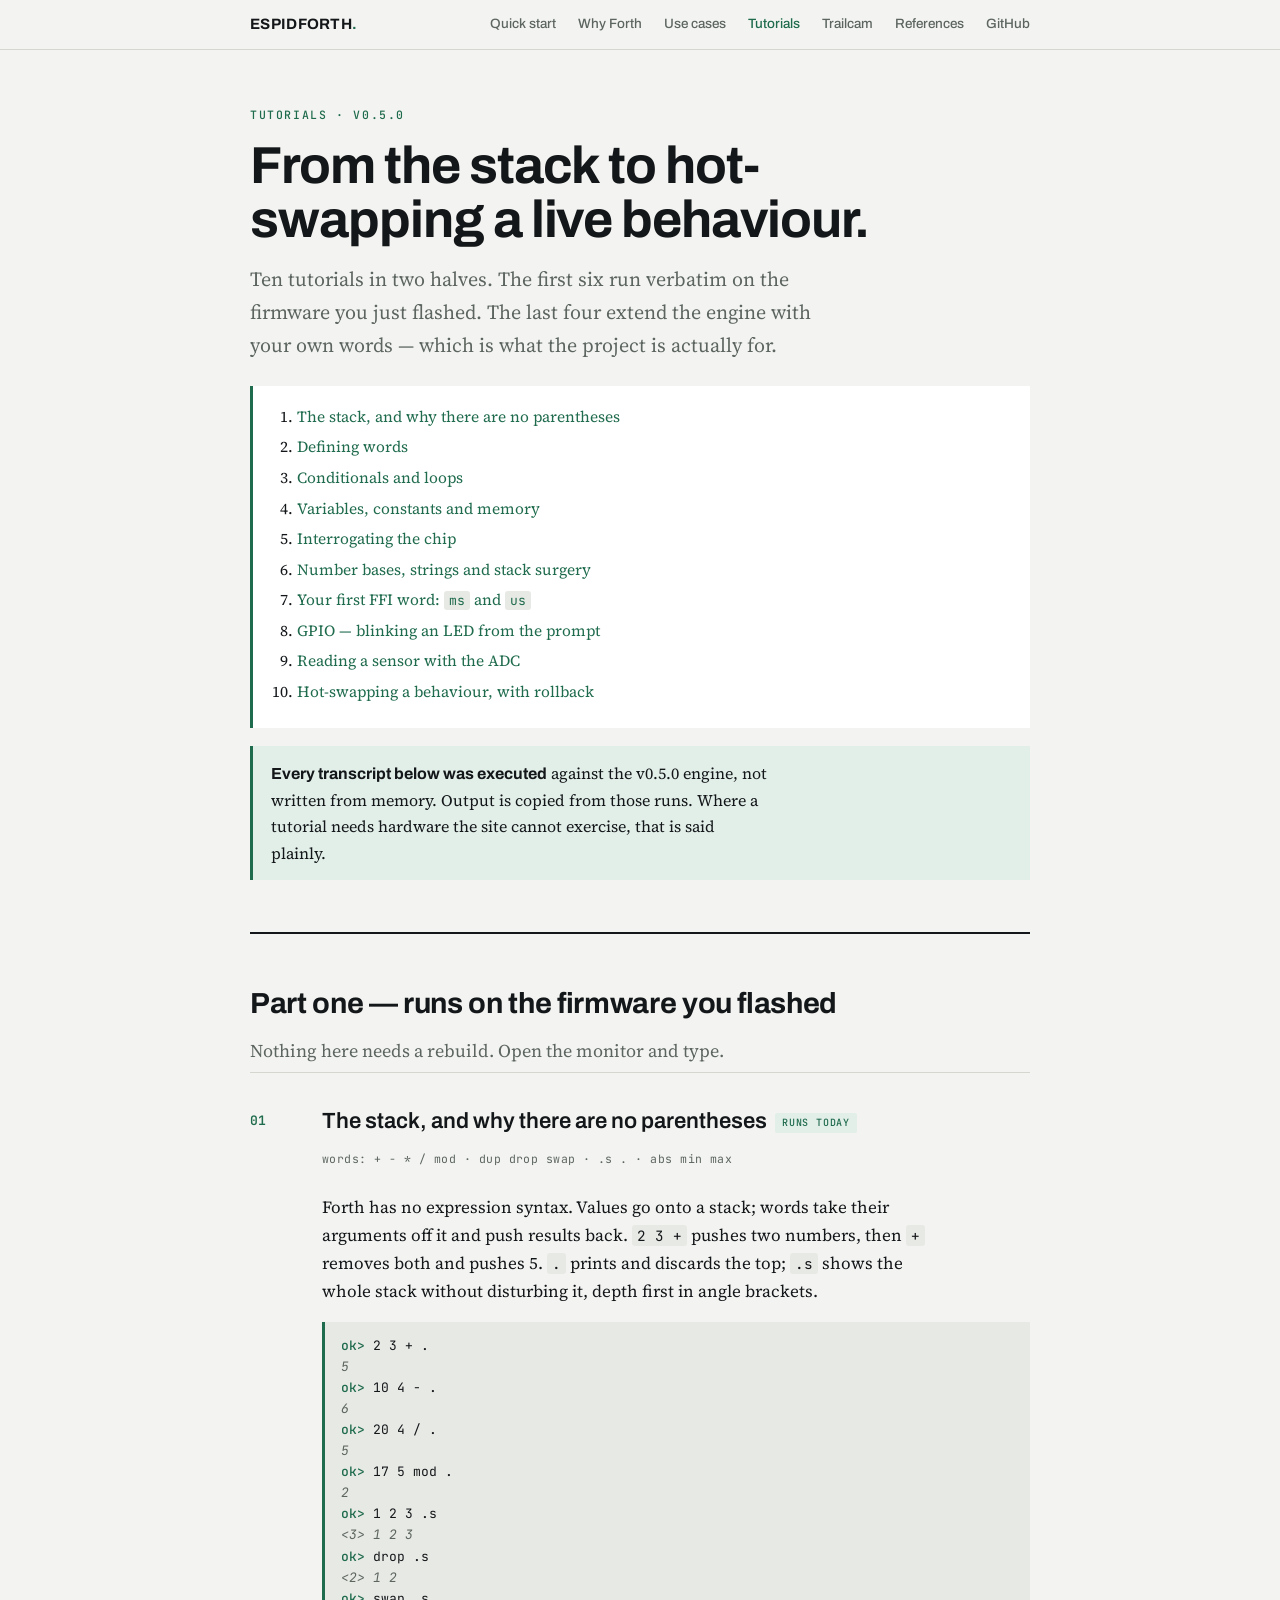
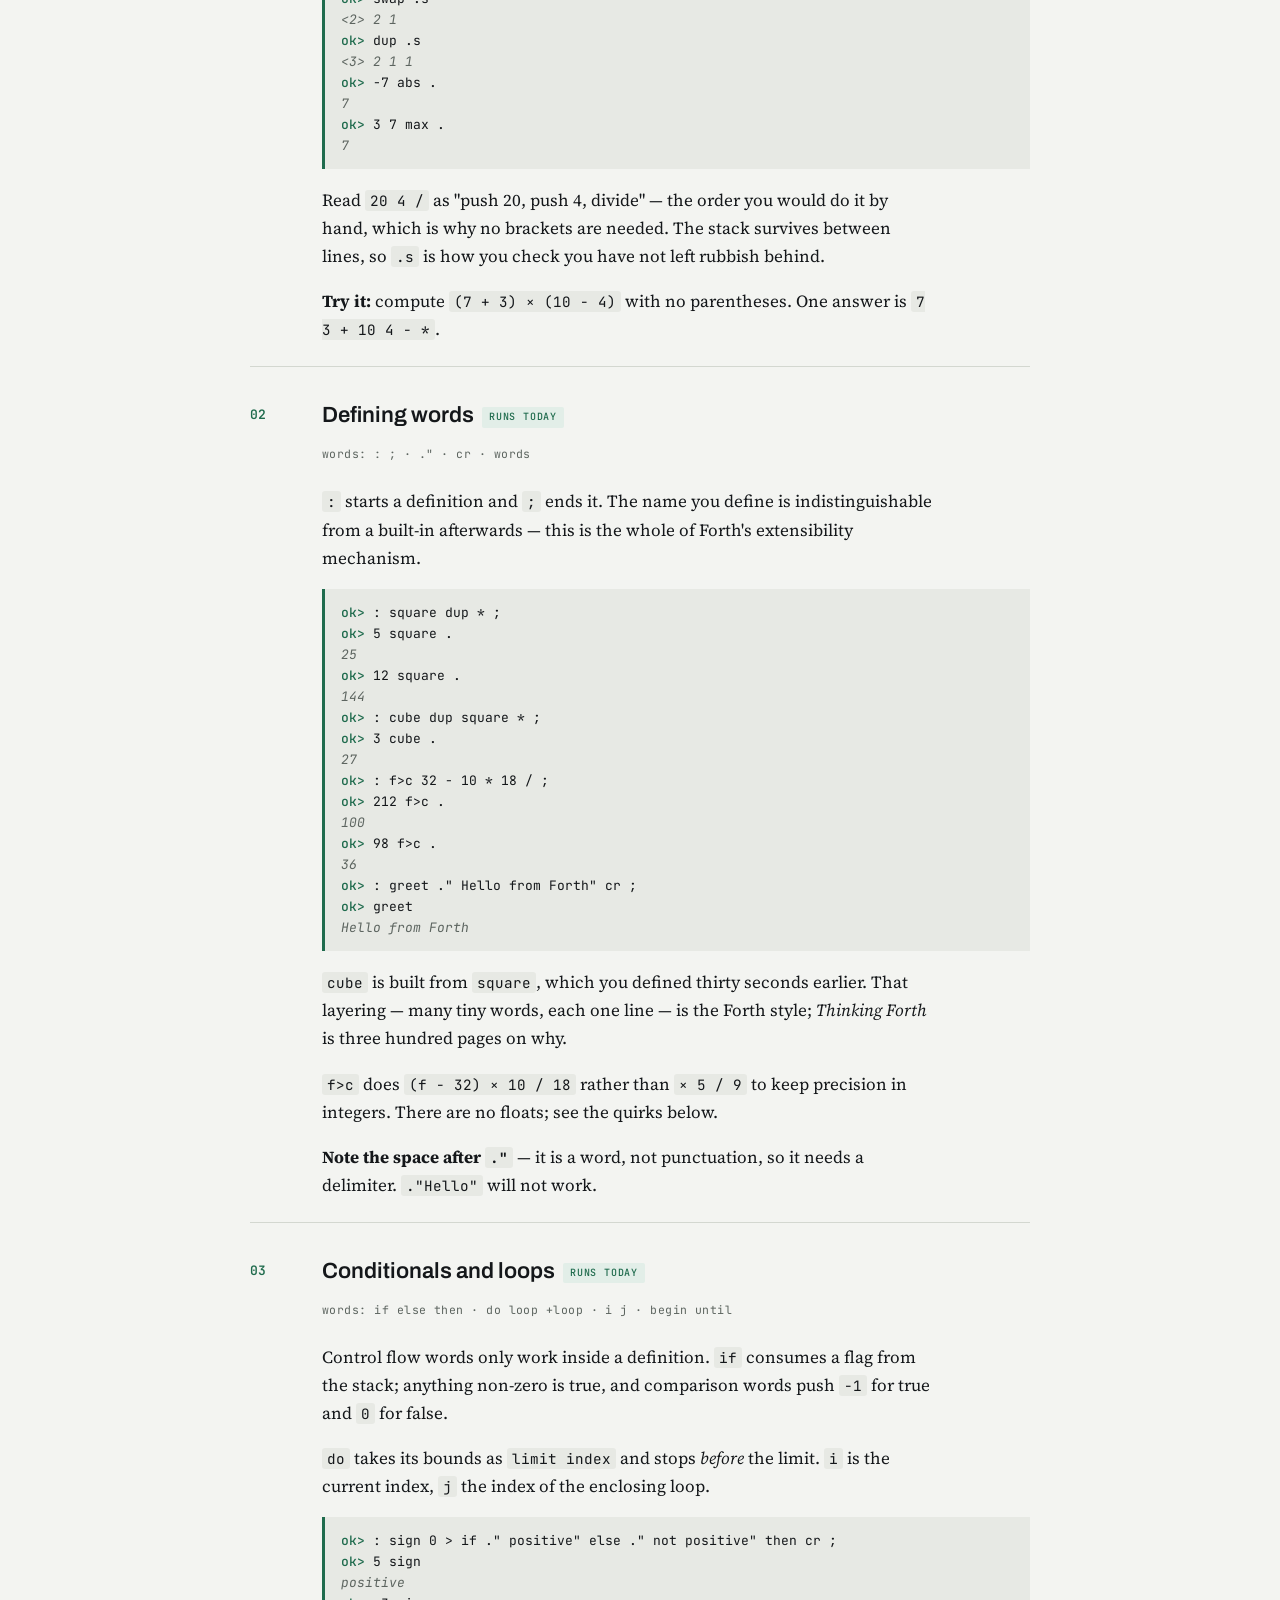
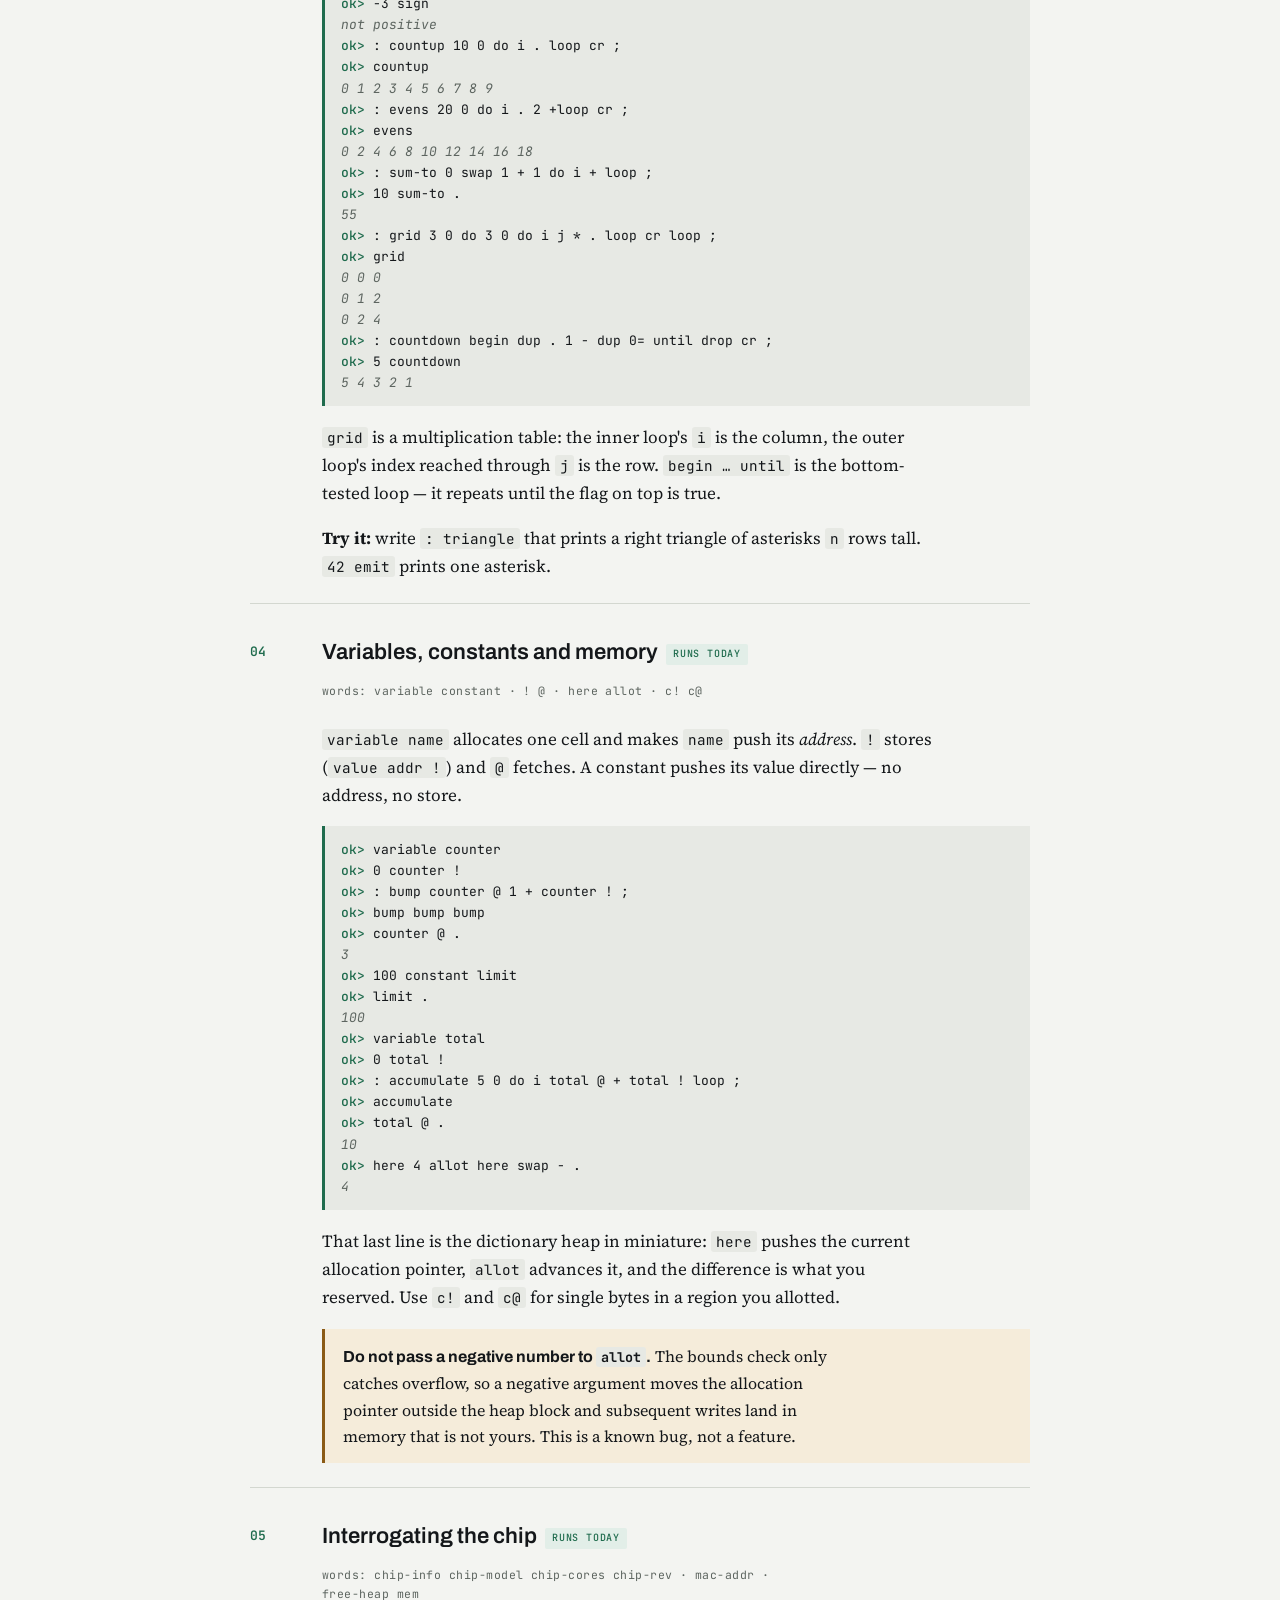
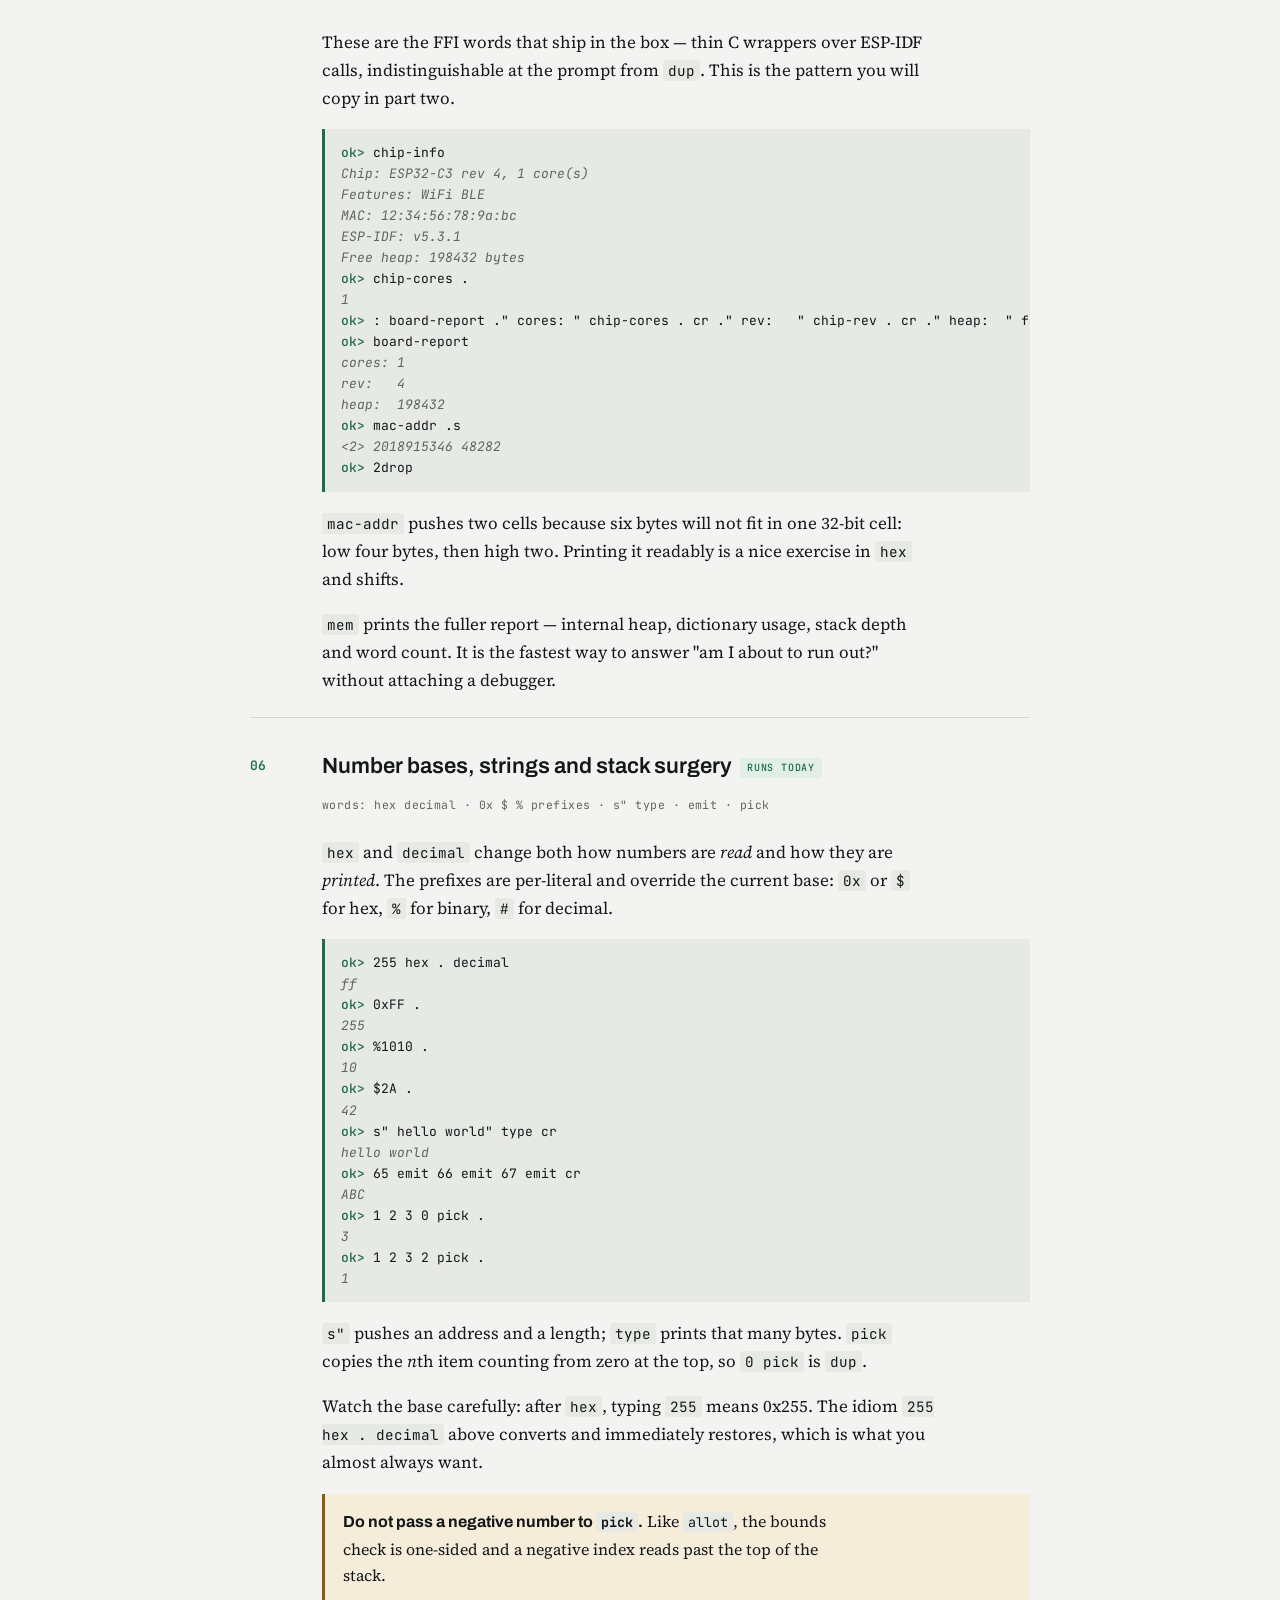
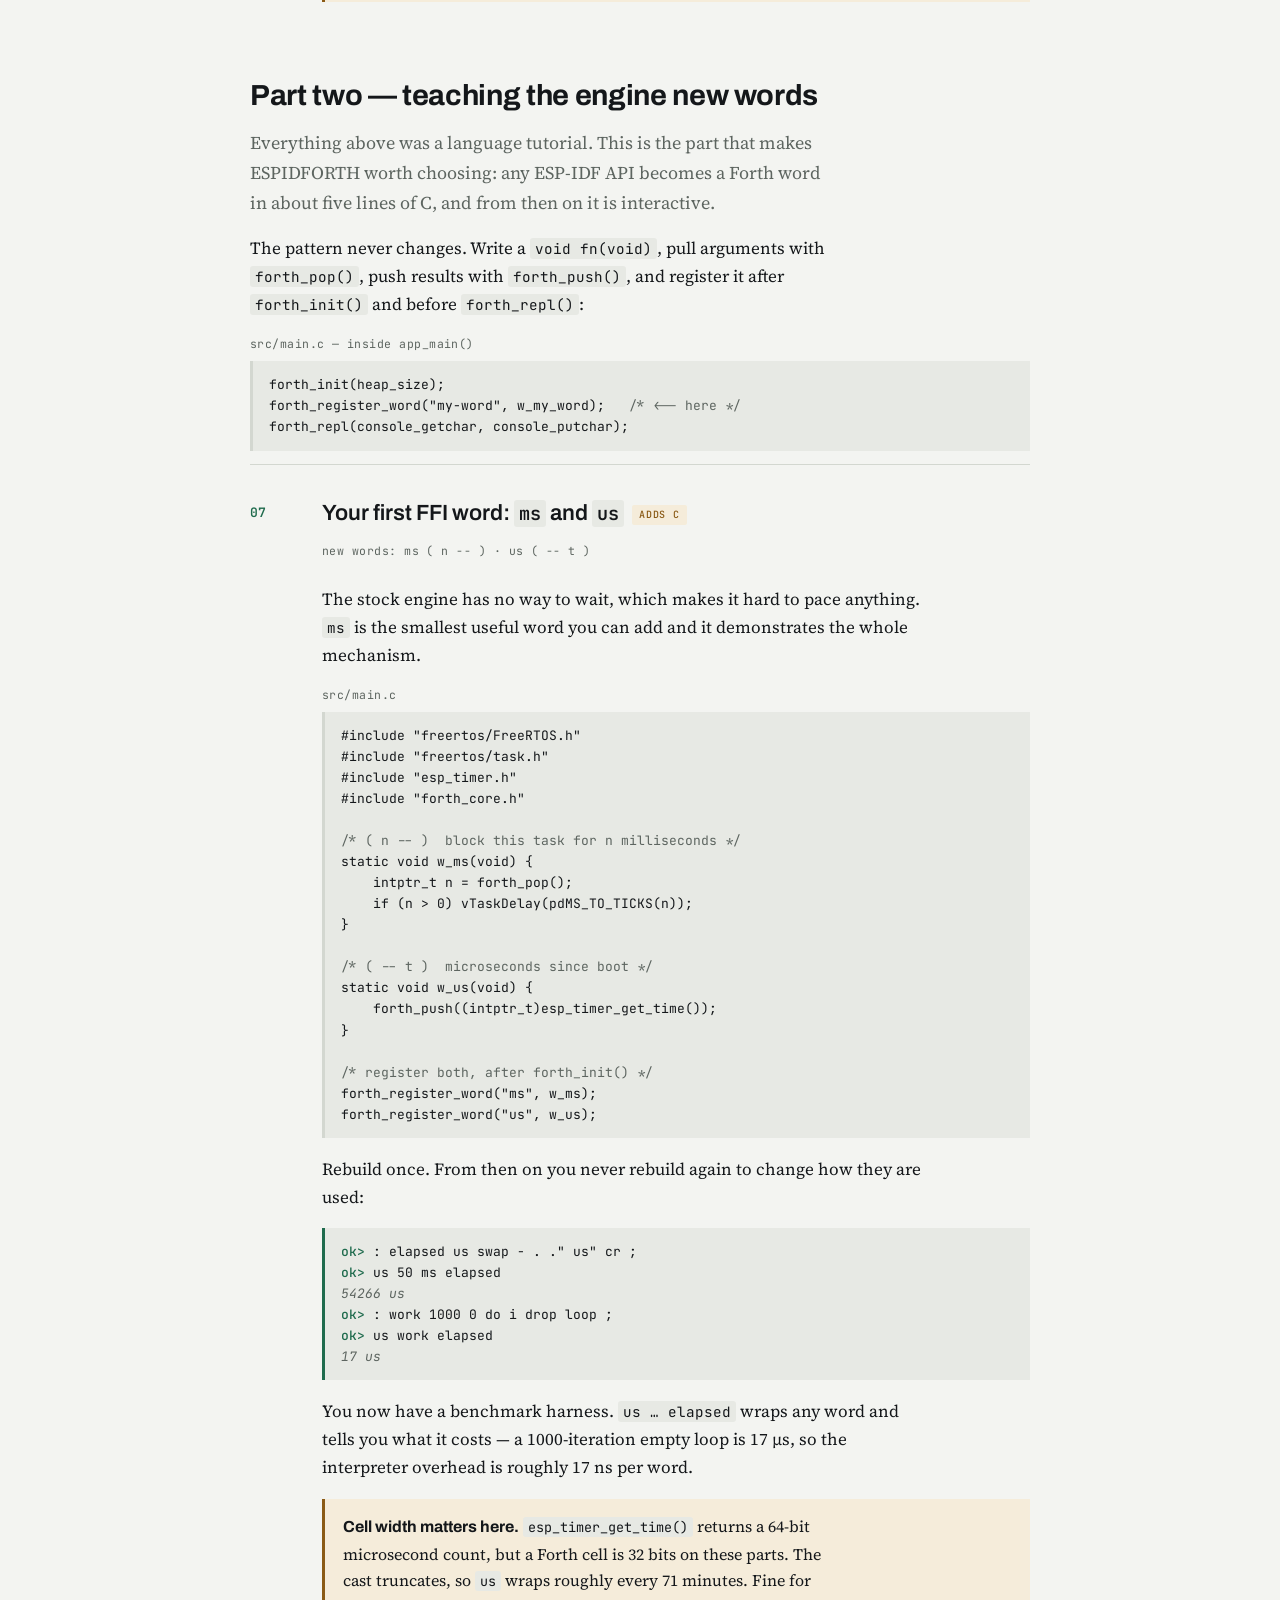
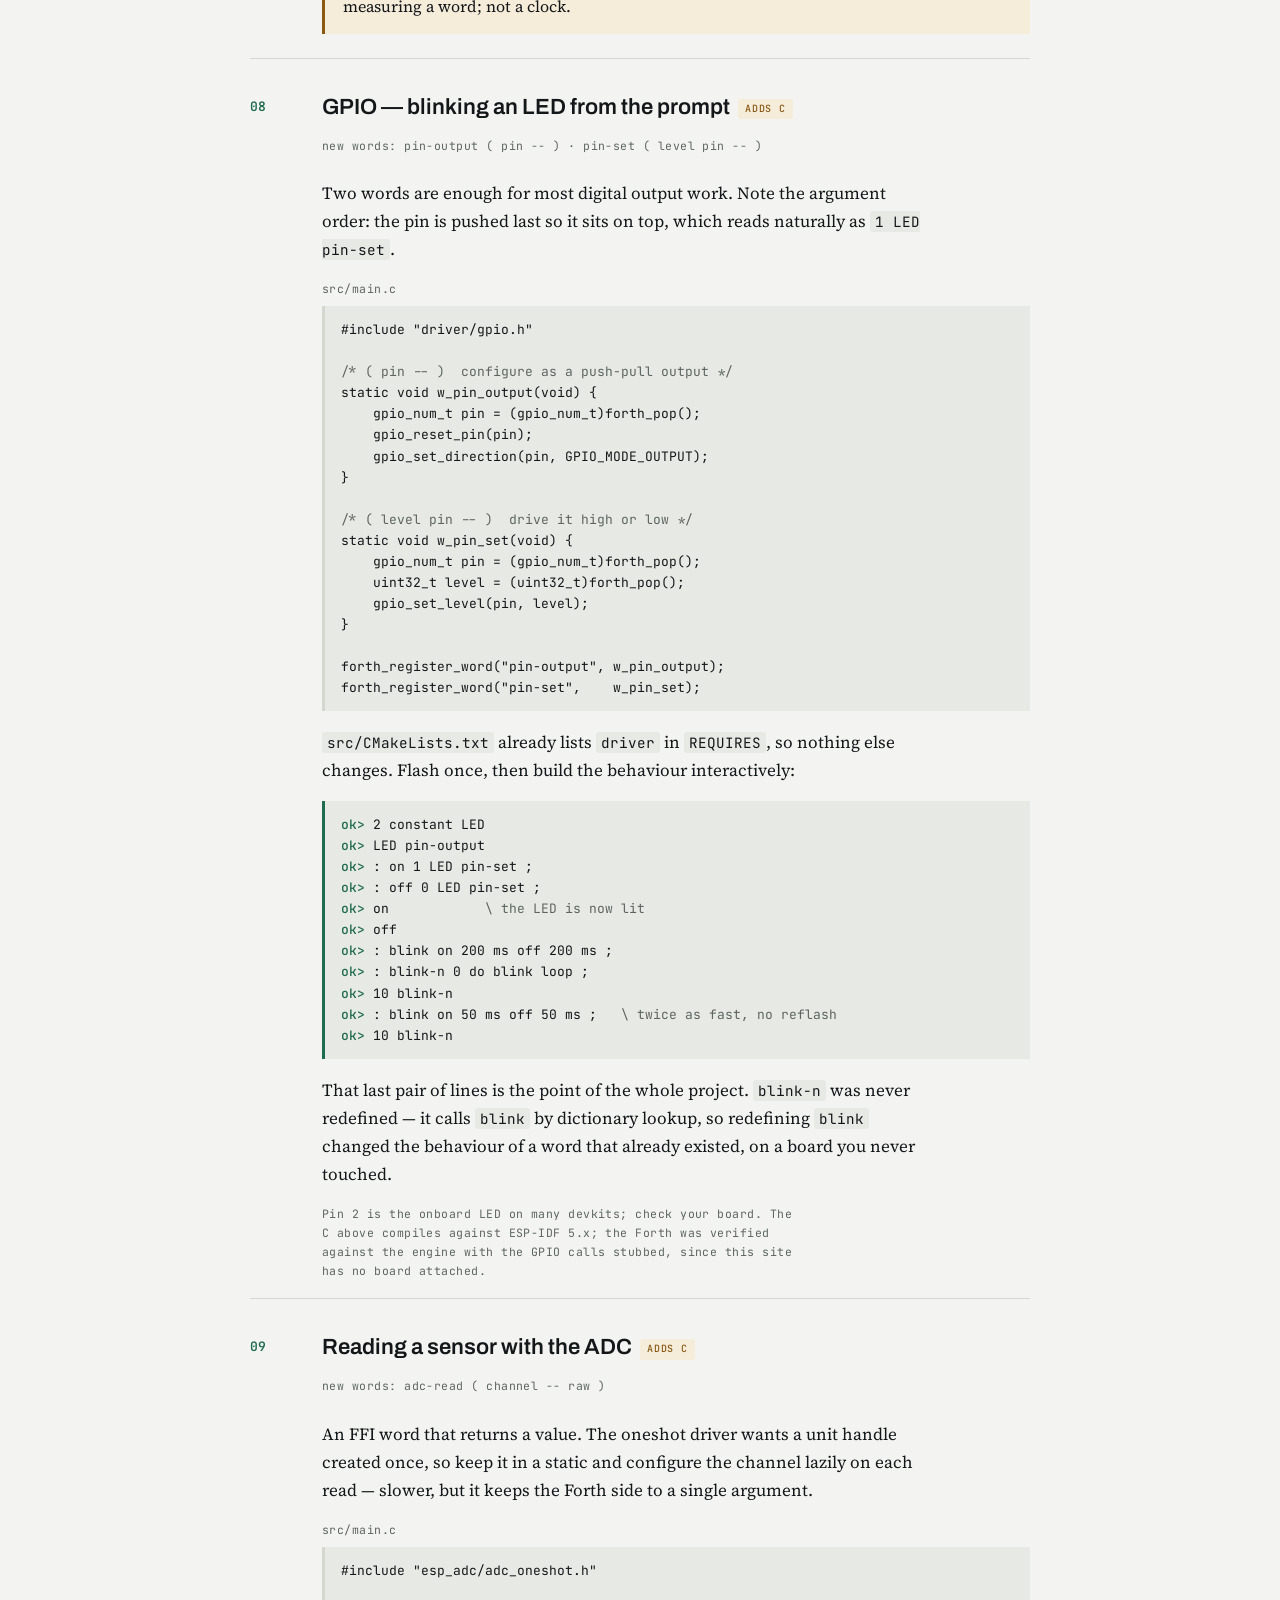
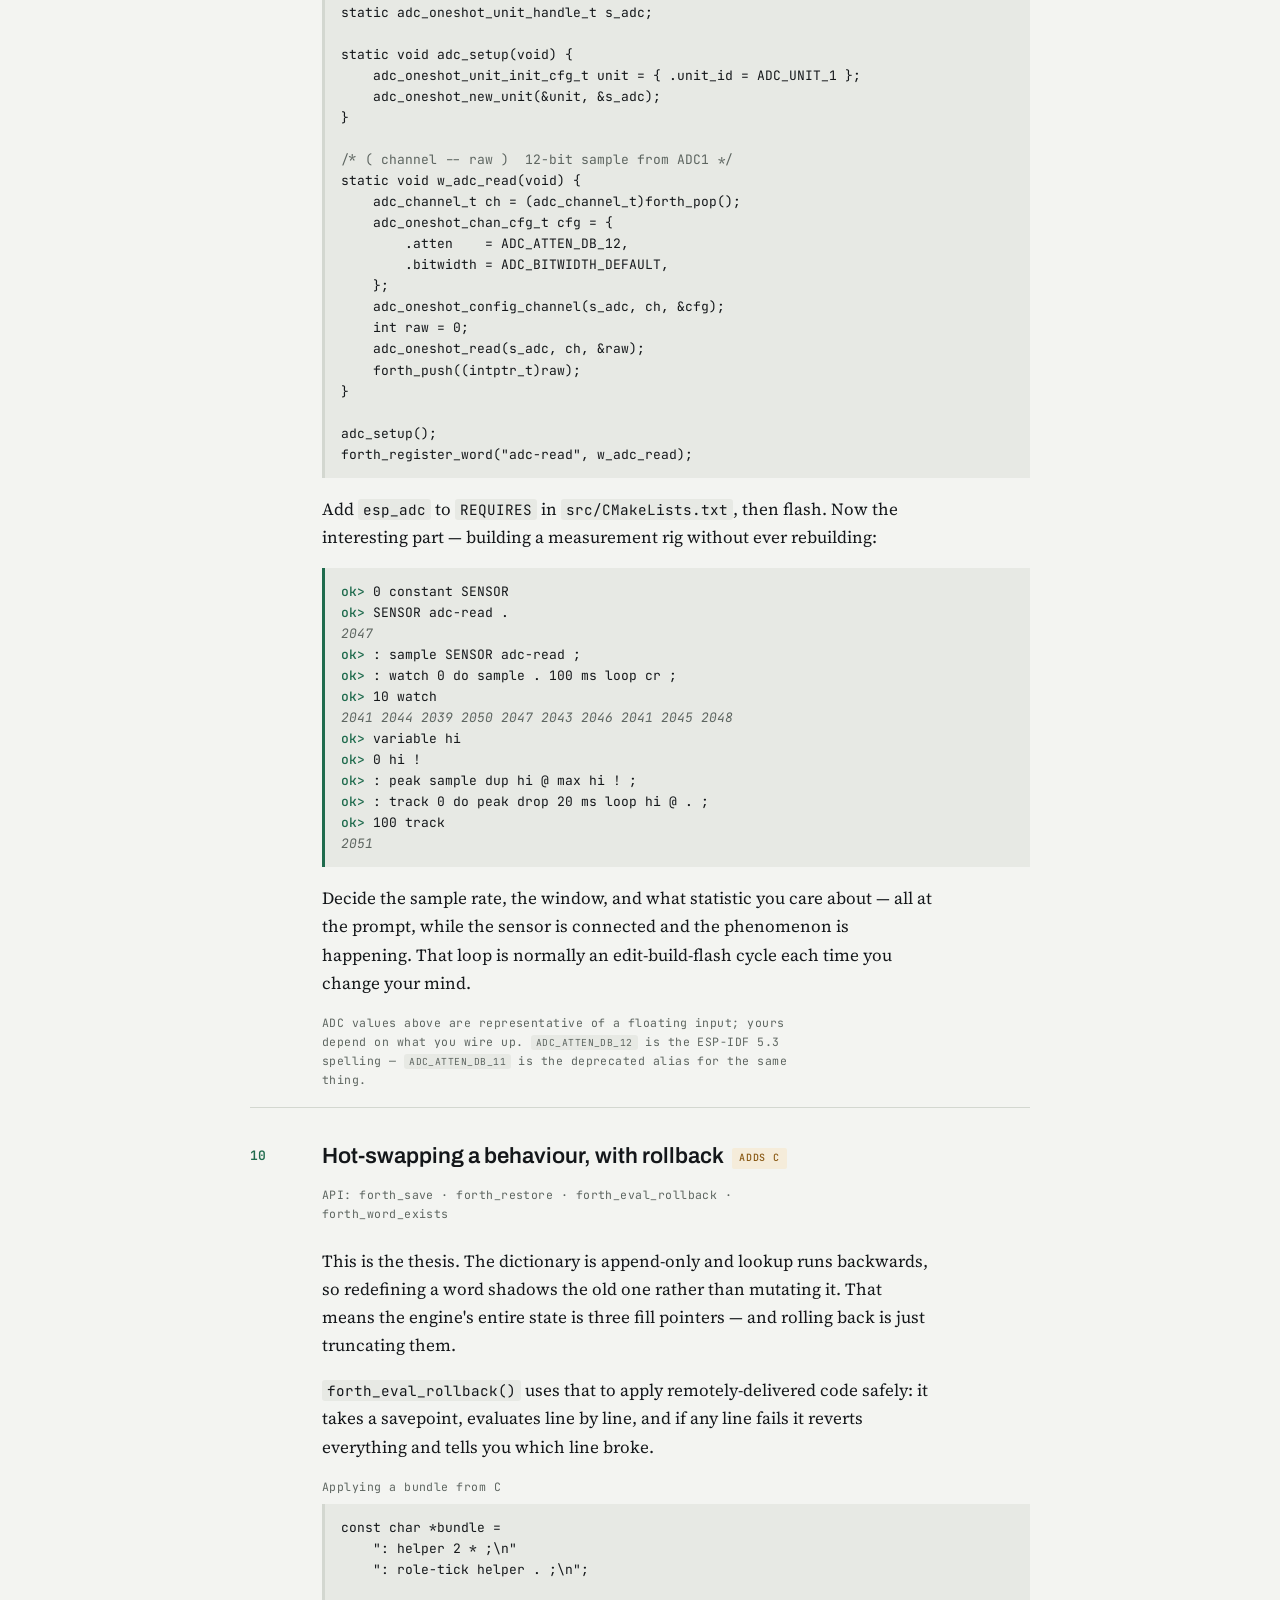
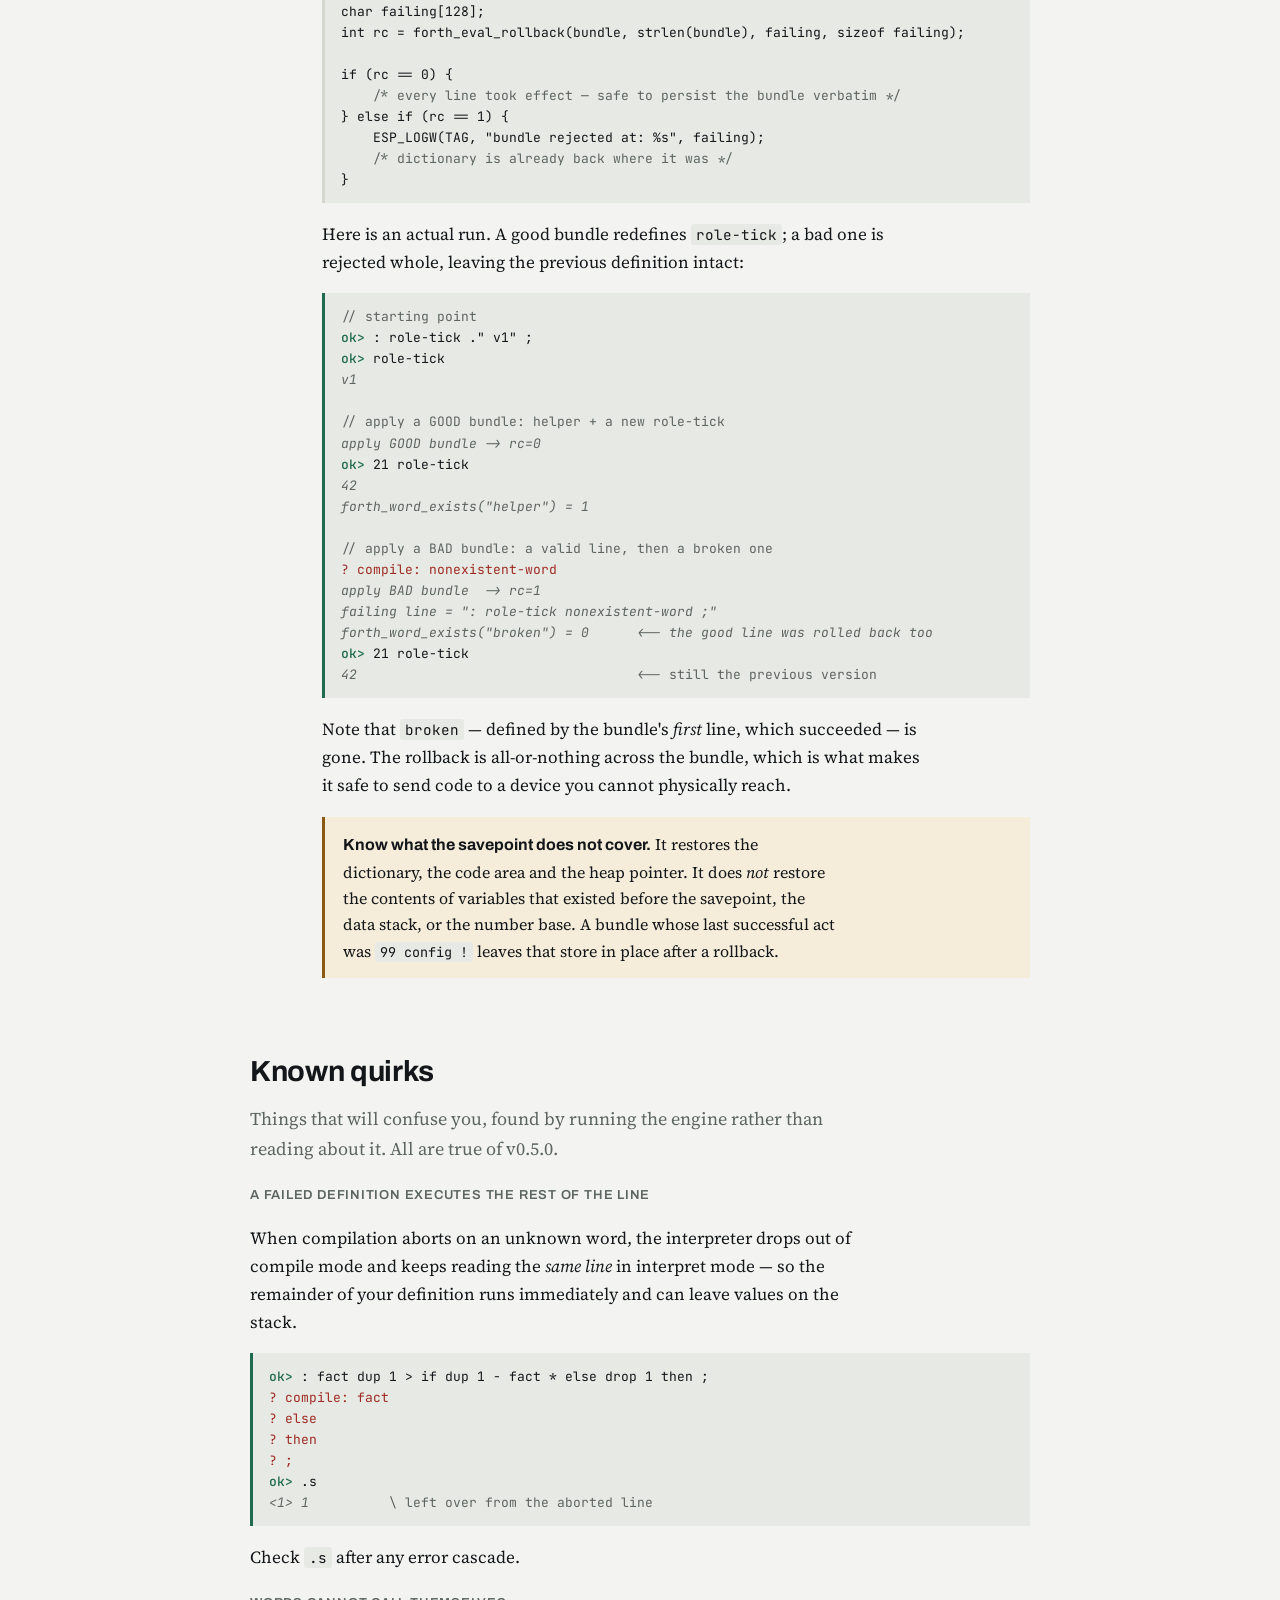
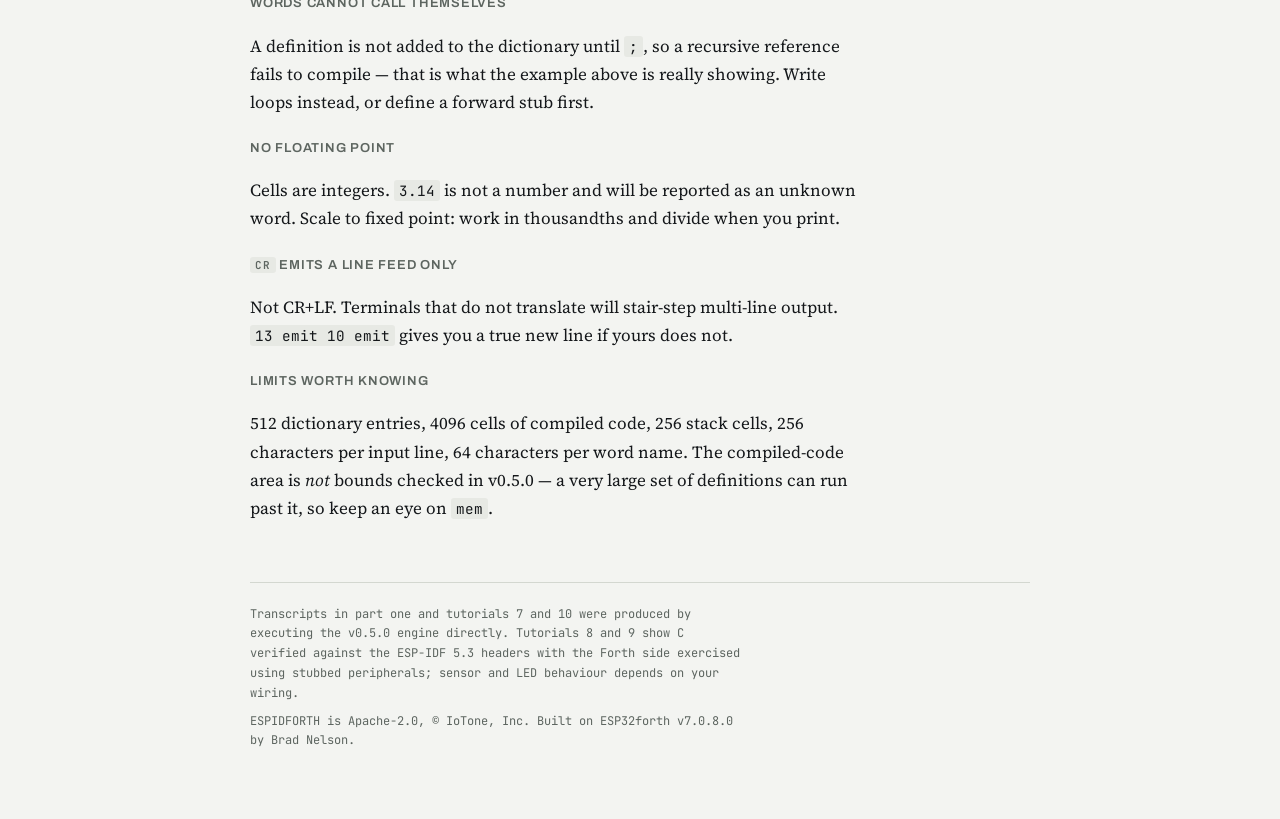
<file: docs/tutorials.html>
<!doctype html>
<html lang="en">
<head>
<meta charset="utf-8">
<meta name="viewport" content="width=device-width, initial-scale=1">
<title>ESPIDFORTH Tutorials</title>
<meta name="description" content="Ten tutorials for ESPIDFORTH, from the stack to hot-swapping a running behaviour over the air.">
<link rel="preconnect" href="https://fonts.googleapis.com">
<link rel="preconnect" href="https://fonts.gstatic.com" crossorigin>
<link rel="stylesheet" href="https://fonts.googleapis.com/css2?family=Archivo:wght@500;600;700&family=JetBrains+Mono:wght@400;500;600&family=Source+Serif+4:opsz,wght@8..60,400;8..60,600&display=swap">
<link rel="stylesheet" href="style.css">
</head>
<body>

<nav class="top">
  <div class="wrap">
    <a class="brand" href="index.html">ESPIDFORTH<span class="dot">.</span></a>
    <a class="lnk" href="index.html#start">Quick start</a>
    <a class="lnk" href="index.html#why">Why Forth</a>
    <a class="lnk" href="index.html#uses">Use cases</a>
    <a class="lnk" href="tutorials.html" aria-current="page">Tutorials</a>
    <a class="lnk" href="trailcam.html">Trailcam</a>
    <a class="lnk" href="index.html#learn">References</a>
    <a class="lnk" href="https://github.com/IoTone/ESPIDFORTH">GitHub</a>
  </div>
</nav>

<div class="wrap">

<header class="hero">
  <p class="eyebrow">Tutorials · v0.5.0</p>
  <h1>From the stack to hot-swapping a live behaviour.</h1>
  <p class="standfirst">Ten tutorials in two halves. The first six run verbatim on the firmware you just flashed. The last four extend the engine with your own words — which is what the project is actually for.</p>

  <div class="toc">
    <ol>
      <li><a href="#t1">The stack, and why there are no parentheses</a></li>
      <li><a href="#t2">Defining words</a></li>
      <li><a href="#t3">Conditionals and loops</a></li>
      <li><a href="#t4">Variables, constants and memory</a></li>
      <li><a href="#t5">Interrogating the chip</a></li>
      <li><a href="#t6">Number bases, strings and stack surgery</a></li>
      <li><a href="#t7">Your first FFI word: <code>ms</code> and <code>us</code></a></li>
      <li><a href="#t8">GPIO — blinking an LED from the prompt</a></li>
      <li><a href="#t9">Reading a sensor with the ADC</a></li>
      <li><a href="#t10">Hot-swapping a behaviour, with rollback</a></li>
    </ol>
  </div>

  <div class="note">
    <p><b>Every transcript below was executed</b> against the v0.5.0 engine, not written from memory. Output is copied from those runs. Where a tutorial needs hardware the site cannot exercise, that is said plainly.</p>
  </div>
</header>

<section>
  <h2>Part one — runs on the firmware you flashed</h2>
  <p class="lede">Nothing here needs a rebuild. Open the monitor and type.</p>

  <!-- ============ 1 ============ -->
  <article class="tut" id="t1">
    <div class="tut-head">
      <div class="tut-n">01</div>
      <div>
        <h3>The stack, and why there are no parentheses<span class="badge b-runs">runs today</span></h3>
        <p class="tut-meta">words: + − * / mod · dup drop swap · .s . · abs min max</p>
      </div>
    </div>
    <div class="tut-body">
      <p>Forth has no expression syntax. Values go onto a stack; words take their arguments off it and push results back. <code>2 3 +</code> pushes two numbers, then <code>+</code> removes both and pushes 5. <code>.</code> prints and discards the top; <code>.s</code> shows the whole stack without disturbing it, depth first in angle brackets.</p>

<pre class="repl"><span class="p">ok&gt;</span> 2 3 + .
<span class="o">5</span>
<span class="p">ok&gt;</span> 10 4 - .
<span class="o">6</span>
<span class="p">ok&gt;</span> 20 4 / .
<span class="o">5</span>
<span class="p">ok&gt;</span> 17 5 mod .
<span class="o">2</span>
<span class="p">ok&gt;</span> 1 2 3 .s
<span class="o">&lt;3&gt; 1 2 3</span>
<span class="p">ok&gt;</span> drop .s
<span class="o">&lt;2&gt; 1 2</span>
<span class="p">ok&gt;</span> swap .s
<span class="o">&lt;2&gt; 2 1</span>
<span class="p">ok&gt;</span> dup .s
<span class="o">&lt;3&gt; 2 1 1</span>
<span class="p">ok&gt;</span> -7 abs .
<span class="o">7</span>
<span class="p">ok&gt;</span> 3 7 max .
<span class="o">7</span></pre>

      <p>Read <code>20 4 /</code> as "push 20, push 4, divide" — the order you would do it by hand, which is why no brackets are needed. The stack survives between lines, so <code>.s</code> is how you check you have not left rubbish behind.</p>
      <p><b>Try it:</b> compute <code>(7 + 3) × (10 − 4)</code> with no parentheses. One answer is <code>7 3 + 10 4 - *</code>.</p>
    </div>
  </article>

  <!-- ============ 2 ============ -->
  <article class="tut" id="t2">
    <div class="tut-head">
      <div class="tut-n">02</div>
      <div>
        <h3>Defining words<span class="badge b-runs">runs today</span></h3>
        <p class="tut-meta">words: : ; · ." · cr · words</p>
      </div>
    </div>
    <div class="tut-body">
      <p><code>:</code> starts a definition and <code>;</code> ends it. The name you define is indistinguishable from a built-in afterwards — this is the whole of Forth's extensibility mechanism.</p>

<pre class="repl"><span class="p">ok&gt;</span> : square dup * ;
<span class="p">ok&gt;</span> 5 square .
<span class="o">25</span>
<span class="p">ok&gt;</span> 12 square .
<span class="o">144</span>
<span class="p">ok&gt;</span> : cube dup square * ;
<span class="p">ok&gt;</span> 3 cube .
<span class="o">27</span>
<span class="p">ok&gt;</span> : f&gt;c 32 - 10 * 18 / ;
<span class="p">ok&gt;</span> 212 f&gt;c .
<span class="o">100</span>
<span class="p">ok&gt;</span> 98 f&gt;c .
<span class="o">36</span>
<span class="p">ok&gt;</span> : greet ." Hello from Forth" cr ;
<span class="p">ok&gt;</span> greet
<span class="o">Hello from Forth</span></pre>

      <p><code>cube</code> is built from <code>square</code>, which you defined thirty seconds earlier. That layering — many tiny words, each one line — is the Forth style; <em>Thinking Forth</em> is three hundred pages on why.</p>
      <p><code>f&gt;c</code> does <code>(f − 32) × 10 / 18</code> rather than <code>× 5 / 9</code> to keep precision in integers. There are no floats; see the quirks below.</p>
      <p><b>Note the space after <code>."</code></b> — it is a word, not punctuation, so it needs a delimiter. <code>."Hello"</code> will not work.</p>
    </div>
  </article>

  <!-- ============ 3 ============ -->
  <article class="tut" id="t3">
    <div class="tut-head">
      <div class="tut-n">03</div>
      <div>
        <h3>Conditionals and loops<span class="badge b-runs">runs today</span></h3>
        <p class="tut-meta">words: if else then · do loop +loop · i j · begin until</p>
      </div>
    </div>
    <div class="tut-body">
      <p>Control flow words only work inside a definition. <code>if</code> consumes a flag from the stack; anything non-zero is true, and comparison words push <code>-1</code> for true and <code>0</code> for false.</p>
      <p><code>do</code> takes its bounds as <code>limit index</code> and stops <em>before</em> the limit. <code>i</code> is the current index, <code>j</code> the index of the enclosing loop.</p>

<pre class="repl"><span class="p">ok&gt;</span> : sign 0 &gt; if ." positive" else ." not positive" then cr ;
<span class="p">ok&gt;</span> 5 sign
<span class="o">positive</span>
<span class="p">ok&gt;</span> -3 sign
<span class="o">not positive</span>
<span class="p">ok&gt;</span> : countup 10 0 do i . loop cr ;
<span class="p">ok&gt;</span> countup
<span class="o">0 1 2 3 4 5 6 7 8 9</span>
<span class="p">ok&gt;</span> : evens 20 0 do i . 2 +loop cr ;
<span class="p">ok&gt;</span> evens
<span class="o">0 2 4 6 8 10 12 14 16 18</span>
<span class="p">ok&gt;</span> : sum-to 0 swap 1 + 1 do i + loop ;
<span class="p">ok&gt;</span> 10 sum-to .
<span class="o">55</span>
<span class="p">ok&gt;</span> : grid 3 0 do 3 0 do i j * . loop cr loop ;
<span class="p">ok&gt;</span> grid
<span class="o">0 0 0
0 1 2
0 2 4</span>
<span class="p">ok&gt;</span> : countdown begin dup . 1 - dup 0= until drop cr ;
<span class="p">ok&gt;</span> 5 countdown
<span class="o">5 4 3 2 1</span></pre>

      <p><code>grid</code> is a multiplication table: the inner loop's <code>i</code> is the column, the outer loop's index reached through <code>j</code> is the row. <code>begin … until</code> is the bottom-tested loop — it repeats until the flag on top is true.</p>
      <p><b>Try it:</b> write <code>: triangle</code> that prints a right triangle of asterisks <code>n</code> rows tall. <code>42 emit</code> prints one asterisk.</p>
    </div>
  </article>

  <!-- ============ 4 ============ -->
  <article class="tut" id="t4">
    <div class="tut-head">
      <div class="tut-n">04</div>
      <div>
        <h3>Variables, constants and memory<span class="badge b-runs">runs today</span></h3>
        <p class="tut-meta">words: variable constant · ! @ · here allot · c! c@</p>
      </div>
    </div>
    <div class="tut-body">
      <p><code>variable name</code> allocates one cell and makes <code>name</code> push its <em>address</em>. <code>!</code> stores (<code>value addr !</code>) and <code>@</code> fetches. A constant pushes its value directly — no address, no store.</p>

<pre class="repl"><span class="p">ok&gt;</span> variable counter
<span class="p">ok&gt;</span> 0 counter !
<span class="p">ok&gt;</span> : bump counter @ 1 + counter ! ;
<span class="p">ok&gt;</span> bump bump bump
<span class="p">ok&gt;</span> counter @ .
<span class="o">3</span>
<span class="p">ok&gt;</span> 100 constant limit
<span class="p">ok&gt;</span> limit .
<span class="o">100</span>
<span class="p">ok&gt;</span> variable total
<span class="p">ok&gt;</span> 0 total !
<span class="p">ok&gt;</span> : accumulate 5 0 do i total @ + total ! loop ;
<span class="p">ok&gt;</span> accumulate
<span class="p">ok&gt;</span> total @ .
<span class="o">10</span>
<span class="p">ok&gt;</span> here 4 allot here swap - .
<span class="o">4</span></pre>

      <p>That last line is the dictionary heap in miniature: <code>here</code> pushes the current allocation pointer, <code>allot</code> advances it, and the difference is what you reserved. Use <code>c!</code> and <code>c@</code> for single bytes in a region you allotted.</p>

      <div class="warnbox">
        <p><b>Do not pass a negative number to <code>allot</code>.</b> The bounds check only catches overflow, so a negative argument moves the allocation pointer outside the heap block and subsequent writes land in memory that is not yours. This is a known bug, not a feature.</p>
      </div>
    </div>
  </article>

  <!-- ============ 5 ============ -->
  <article class="tut" id="t5">
    <div class="tut-head">
      <div class="tut-n">05</div>
      <div>
        <h3>Interrogating the chip<span class="badge b-runs">runs today</span></h3>
        <p class="tut-meta">words: chip-info chip-model chip-cores chip-rev · mac-addr · free-heap mem</p>
      </div>
    </div>
    <div class="tut-body">
      <p>These are the FFI words that ship in the box — thin C wrappers over ESP-IDF calls, indistinguishable at the prompt from <code>dup</code>. This is the pattern you will copy in part two.</p>

<pre class="repl"><span class="p">ok&gt;</span> chip-info
<span class="o">Chip: ESP32-C3 rev 4, 1 core(s)
Features: WiFi BLE
MAC: 12:34:56:78:9a:bc
ESP-IDF: v5.3.1
Free heap: 198432 bytes</span>
<span class="p">ok&gt;</span> chip-cores .
<span class="o">1</span>
<span class="p">ok&gt;</span> : board-report ." cores: " chip-cores . cr ." rev:   " chip-rev . cr ." heap:  " free-heap . cr ;
<span class="p">ok&gt;</span> board-report
<span class="o">cores: 1
rev:   4
heap:  198432</span>
<span class="p">ok&gt;</span> mac-addr .s
<span class="o">&lt;2&gt; 2018915346 48282</span>
<span class="p">ok&gt;</span> 2drop</pre>

      <p><code>mac-addr</code> pushes two cells because six bytes will not fit in one 32-bit cell: low four bytes, then high two. Printing it readably is a nice exercise in <code>hex</code> and shifts.</p>
      <p><code>mem</code> prints the fuller report — internal heap, dictionary usage, stack depth and word count. It is the fastest way to answer "am I about to run out?" without attaching a debugger.</p>
    </div>
  </article>

  <!-- ============ 6 ============ -->
  <article class="tut" id="t6">
    <div class="tut-head">
      <div class="tut-n">06</div>
      <div>
        <h3>Number bases, strings and stack surgery<span class="badge b-runs">runs today</span></h3>
        <p class="tut-meta">words: hex decimal · 0x $ % prefixes · s" type · emit · pick</p>
      </div>
    </div>
    <div class="tut-body">
      <p><code>hex</code> and <code>decimal</code> change both how numbers are <em>read</em> and how they are <em>printed</em>. The prefixes are per-literal and override the current base: <code>0x</code> or <code>$</code> for hex, <code>%</code> for binary, <code>#</code> for decimal.</p>

<pre class="repl"><span class="p">ok&gt;</span> 255 hex . decimal
<span class="o">ff</span>
<span class="p">ok&gt;</span> 0xFF .
<span class="o">255</span>
<span class="p">ok&gt;</span> %1010 .
<span class="o">10</span>
<span class="p">ok&gt;</span> $2A .
<span class="o">42</span>
<span class="p">ok&gt;</span> s" hello world" type cr
<span class="o">hello world</span>
<span class="p">ok&gt;</span> 65 emit 66 emit 67 emit cr
<span class="o">ABC</span>
<span class="p">ok&gt;</span> 1 2 3 0 pick .
<span class="o">3</span>
<span class="p">ok&gt;</span> 1 2 3 2 pick .
<span class="o">1</span></pre>

      <p><code>s"</code> pushes an address and a length; <code>type</code> prints that many bytes. <code>pick</code> copies the <em>n</em>th item counting from zero at the top, so <code>0 pick</code> is <code>dup</code>.</p>
      <p>Watch the base carefully: after <code>hex</code>, typing <code>255</code> means 0x255. The idiom <code>255 hex . decimal</code> above converts and immediately restores, which is what you almost always want.</p>

      <div class="warnbox">
        <p><b>Do not pass a negative number to <code>pick</code>.</b> Like <code>allot</code>, the bounds check is one-sided and a negative index reads past the top of the stack.</p>
      </div>
    </div>
  </article>
</section>

<section>
  <h2>Part two — teaching the engine new words</h2>
  <p class="lede">Everything above was a language tutorial. This is the part that makes ESPIDFORTH worth choosing: any ESP-IDF API becomes a Forth word in about five lines of C, and from then on it is interactive.</p>

  <p>The pattern never changes. Write a <code>void fn(void)</code>, pull arguments with <code>forth_pop()</code>, push results with <code>forth_push()</code>, and register it after <code>forth_init()</code> and before <code>forth_repl()</code>:</p>

  <p class="filename">src/main.c — inside app_main()</p>
<pre>forth_init(heap_size);
forth_register_word("my-word", w_my_word);   <span class="c">/* &lt;-- here */</span>
forth_repl(console_getchar, console_putchar);</pre>

  <!-- ============ 7 ============ -->
  <article class="tut" id="t7">
    <div class="tut-head">
      <div class="tut-n">07</div>
      <div>
        <h3>Your first FFI word: <code>ms</code> and <code>us</code><span class="badge b-ffi">adds C</span></h3>
        <p class="tut-meta">new words: ms ( n -- ) · us ( -- t )</p>
      </div>
    </div>
    <div class="tut-body">
      <p>The stock engine has no way to wait, which makes it hard to pace anything. <code>ms</code> is the smallest useful word you can add and it demonstrates the whole mechanism.</p>

      <p class="filename">src/main.c</p>
<pre>#include "freertos/FreeRTOS.h"
#include "freertos/task.h"
#include "esp_timer.h"
#include "forth_core.h"

<span class="c">/* ( n -- )  block this task for n milliseconds */</span>
static void w_ms(void) {
    intptr_t n = forth_pop();
    if (n &gt; 0) vTaskDelay(pdMS_TO_TICKS(n));
}

<span class="c">/* ( -- t )  microseconds since boot */</span>
static void w_us(void) {
    forth_push((intptr_t)esp_timer_get_time());
}

<span class="c">/* register both, after forth_init() */</span>
forth_register_word("ms", w_ms);
forth_register_word("us", w_us);</pre>

      <p>Rebuild once. From then on you never rebuild again to change how they are used:</p>

<pre class="repl"><span class="p">ok&gt;</span> : elapsed us swap - . ." us" cr ;
<span class="p">ok&gt;</span> us 50 ms elapsed
<span class="o">54266 us</span>
<span class="p">ok&gt;</span> : work 1000 0 do i drop loop ;
<span class="p">ok&gt;</span> us work elapsed
<span class="o">17 us</span></pre>

      <p>You now have a benchmark harness. <code>us … elapsed</code> wraps any word and tells you what it costs — a 1000-iteration empty loop is 17 µs, so the interpreter overhead is roughly 17 ns per word.</p>

      <div class="warnbox">
        <p><b>Cell width matters here.</b> <code>esp_timer_get_time()</code> returns a 64-bit microsecond count, but a Forth cell is 32 bits on these parts. The cast truncates, so <code>us</code> wraps roughly every 71 minutes. Fine for measuring a word; not a clock.</p>
      </div>
    </div>
  </article>

  <!-- ============ 8 ============ -->
  <article class="tut" id="t8">
    <div class="tut-head">
      <div class="tut-n">08</div>
      <div>
        <h3>GPIO — blinking an LED from the prompt<span class="badge b-ffi">adds C</span></h3>
        <p class="tut-meta">new words: pin-output ( pin -- ) · pin-set ( level pin -- )</p>
      </div>
    </div>
    <div class="tut-body">
      <p>Two words are enough for most digital output work. Note the argument order: the pin is pushed last so it sits on top, which reads naturally as <code>1 LED pin-set</code>.</p>

      <p class="filename">src/main.c</p>
<pre>#include "driver/gpio.h"

<span class="c">/* ( pin -- )  configure as a push-pull output */</span>
static void w_pin_output(void) {
    gpio_num_t pin = (gpio_num_t)forth_pop();
    gpio_reset_pin(pin);
    gpio_set_direction(pin, GPIO_MODE_OUTPUT);
}

<span class="c">/* ( level pin -- )  drive it high or low */</span>
static void w_pin_set(void) {
    gpio_num_t pin = (gpio_num_t)forth_pop();
    uint32_t level = (uint32_t)forth_pop();
    gpio_set_level(pin, level);
}

forth_register_word("pin-output", w_pin_output);
forth_register_word("pin-set",    w_pin_set);</pre>

      <p><code>src/CMakeLists.txt</code> already lists <code>driver</code> in <code>REQUIRES</code>, so nothing else changes. Flash once, then build the behaviour interactively:</p>

<pre class="repl"><span class="p">ok&gt;</span> 2 constant LED
<span class="p">ok&gt;</span> LED pin-output
<span class="p">ok&gt;</span> : on 1 LED pin-set ;
<span class="p">ok&gt;</span> : off 0 LED pin-set ;
<span class="p">ok&gt;</span> on            <span class="c">\ the LED is now lit</span>
<span class="p">ok&gt;</span> off
<span class="p">ok&gt;</span> : blink on 200 ms off 200 ms ;
<span class="p">ok&gt;</span> : blink-n 0 do blink loop ;
<span class="p">ok&gt;</span> 10 blink-n
<span class="p">ok&gt;</span> : blink on 50 ms off 50 ms ;   <span class="c">\ twice as fast, no reflash</span>
<span class="p">ok&gt;</span> 10 blink-n</pre>

      <p>That last pair of lines is the point of the whole project. <code>blink-n</code> was never redefined — it calls <code>blink</code> by dictionary lookup, so redefining <code>blink</code> changed the behaviour of a word that already existed, on a board you never touched.</p>
      <p class="tut-meta" style="margin-top:14px">Pin 2 is the onboard LED on many devkits; check your board. The C above compiles against ESP-IDF 5.x; the Forth was verified against the engine with the GPIO calls stubbed, since this site has no board attached.</p>
    </div>
  </article>

  <!-- ============ 9 ============ -->
  <article class="tut" id="t9">
    <div class="tut-head">
      <div class="tut-n">09</div>
      <div>
        <h3>Reading a sensor with the ADC<span class="badge b-ffi">adds C</span></h3>
        <p class="tut-meta">new words: adc-read ( channel -- raw )</p>
      </div>
    </div>
    <div class="tut-body">
      <p>An FFI word that returns a value. The oneshot driver wants a unit handle created once, so keep it in a static and configure the channel lazily on each read — slower, but it keeps the Forth side to a single argument.</p>

      <p class="filename">src/main.c</p>
<pre>#include "esp_adc/adc_oneshot.h"

static adc_oneshot_unit_handle_t s_adc;

static void adc_setup(void) {
    adc_oneshot_unit_init_cfg_t unit = { .unit_id = ADC_UNIT_1 };
    adc_oneshot_new_unit(&amp;unit, &amp;s_adc);
}

<span class="c">/* ( channel -- raw )  12-bit sample from ADC1 */</span>
static void w_adc_read(void) {
    adc_channel_t ch = (adc_channel_t)forth_pop();
    adc_oneshot_chan_cfg_t cfg = {
        .atten    = ADC_ATTEN_DB_12,
        .bitwidth = ADC_BITWIDTH_DEFAULT,
    };
    adc_oneshot_config_channel(s_adc, ch, &amp;cfg);
    int raw = 0;
    adc_oneshot_read(s_adc, ch, &amp;raw);
    forth_push((intptr_t)raw);
}

adc_setup();
forth_register_word("adc-read", w_adc_read);</pre>

      <p>Add <code>esp_adc</code> to <code>REQUIRES</code> in <code>src/CMakeLists.txt</code>, then flash. Now the interesting part — building a measurement rig without ever rebuilding:</p>

<pre class="repl"><span class="p">ok&gt;</span> 0 constant SENSOR
<span class="p">ok&gt;</span> SENSOR adc-read .
<span class="o">2047</span>
<span class="p">ok&gt;</span> : sample SENSOR adc-read ;
<span class="p">ok&gt;</span> : watch 0 do sample . 100 ms loop cr ;
<span class="p">ok&gt;</span> 10 watch
<span class="o">2041 2044 2039 2050 2047 2043 2046 2041 2045 2048</span>
<span class="p">ok&gt;</span> variable hi
<span class="p">ok&gt;</span> 0 hi !
<span class="p">ok&gt;</span> : peak sample dup hi @ max hi ! ;
<span class="p">ok&gt;</span> : track 0 do peak drop 20 ms loop hi @ . ;
<span class="p">ok&gt;</span> 100 track
<span class="o">2051</span></pre>

      <p>Decide the sample rate, the window, and what statistic you care about — all at the prompt, while the sensor is connected and the phenomenon is happening. That loop is normally an edit-build-flash cycle each time you change your mind.</p>
      <p class="tut-meta" style="margin-top:14px">ADC values above are representative of a floating input; yours depend on what you wire up. <code>ADC_ATTEN_DB_12</code> is the ESP-IDF 5.3 spelling — <code>ADC_ATTEN_DB_11</code> is the deprecated alias for the same thing.</p>
    </div>
  </article>

  <!-- ============ 10 ============ -->
  <article class="tut" id="t10">
    <div class="tut-head">
      <div class="tut-n">10</div>
      <div>
        <h3>Hot-swapping a behaviour, with rollback<span class="badge b-ffi">adds C</span></h3>
        <p class="tut-meta">API: forth_save · forth_restore · forth_eval_rollback · forth_word_exists</p>
      </div>
    </div>
    <div class="tut-body">
      <p>This is the thesis. The dictionary is append-only and lookup runs backwards, so redefining a word shadows the old one rather than mutating it. That means the engine's entire state is three fill pointers — and rolling back is just truncating them.</p>
      <p><code>forth_eval_rollback()</code> uses that to apply remotely-delivered code safely: it takes a savepoint, evaluates line by line, and if any line fails it reverts everything and tells you which line broke.</p>

      <p class="filename">Applying a bundle from C</p>
<pre>const char *bundle =
    ": helper 2 * ;\n"
    ": role-tick helper . ;\n";

char failing[128];
int rc = forth_eval_rollback(bundle, strlen(bundle), failing, sizeof failing);

if (rc == 0) {
    <span class="c">/* every line took effect — safe to persist the bundle verbatim */</span>
} else if (rc == 1) {
    ESP_LOGW(TAG, "bundle rejected at: %s", failing);
    <span class="c">/* dictionary is already back where it was */</span>
}</pre>

      <p>Here is an actual run. A good bundle redefines <code>role-tick</code>; a bad one is rejected whole, leaving the previous definition intact:</p>

<pre class="repl"><span class="c">// starting point</span>
<span class="p">ok&gt;</span> : role-tick ." v1" ;
<span class="p">ok&gt;</span> role-tick
<span class="o">v1</span>

<span class="c">// apply a GOOD bundle: helper + a new role-tick</span>
<span class="o">apply GOOD bundle -&gt; rc=0</span>
<span class="p">ok&gt;</span> 21 role-tick
<span class="o">42</span>
<span class="o">forth_word_exists("helper") = 1</span>

<span class="c">// apply a BAD bundle: a valid line, then a broken one</span>
<span class="e">? compile: nonexistent-word</span>
<span class="o">apply BAD bundle  -&gt; rc=1
failing line = ": role-tick nonexistent-word ;"
forth_word_exists("broken") = 0      &lt;-- the good line was rolled back too</span>
<span class="p">ok&gt;</span> 21 role-tick
<span class="o">42</span>                                   <span class="c">&lt;-- still the previous version</span></pre>

      <p>Note that <code>broken</code> — defined by the bundle's <em>first</em> line, which succeeded — is gone. The rollback is all-or-nothing across the bundle, which is what makes it safe to send code to a device you cannot physically reach.</p>

      <div class="warnbox">
        <p><b>Know what the savepoint does not cover.</b> It restores the dictionary, the code area and the heap pointer. It does <em>not</em> restore the contents of variables that existed before the savepoint, the data stack, or the number base. A bundle whose last successful act was <code>99 config !</code> leaves that store in place after a rollback.</p>
      </div>
    </div>
  </article>
</section>

<section>
  <h2>Known quirks</h2>
  <p class="lede">Things that will confuse you, found by running the engine rather than reading about it. All are true of v0.5.0.</p>

  <h4>A failed definition executes the rest of the line</h4>
  <p>When compilation aborts on an unknown word, the interpreter drops out of compile mode and keeps reading the <em>same line</em> in interpret mode — so the remainder of your definition runs immediately and can leave values on the stack.</p>
<pre class="repl"><span class="p">ok&gt;</span> : fact dup 1 &gt; if dup 1 - fact * else drop 1 then ;
<span class="e">? compile: fact
? else
? then
? ;</span>
<span class="p">ok&gt;</span> .s
<span class="o">&lt;1&gt; 1</span>          <span class="c">\ left over from the aborted line</span></pre>
  <p>Check <code>.s</code> after any error cascade.</p>

  <h4>Words cannot call themselves</h4>
  <p>A definition is not added to the dictionary until <code>;</code>, so a recursive reference fails to compile — that is what the example above is really showing. Write loops instead, or define a forward stub first.</p>

  <h4>No floating point</h4>
  <p>Cells are integers. <code>3.14</code> is not a number and will be reported as an unknown word. Scale to fixed point: work in thousandths and divide when you print.</p>

  <h4><code>cr</code> emits a line feed only</h4>
  <p>Not CR+LF. Terminals that do not translate will stair-step multi-line output. <code>13 emit 10 emit</code> gives you a true new line if yours does not.</p>

  <h4>Limits worth knowing</h4>
  <p>512 dictionary entries, 4096 cells of compiled code, 256 stack cells, 256 characters per input line, 64 characters per word name. The compiled-code area is <em>not</em> bounds checked in v0.5.0 — a very large set of definitions can run past it, so keep an eye on <code>mem</code>.</p>
</section>

<footer>
  <p>Transcripts in part one and tutorials 7 and 10 were produced by executing the v0.5.0 engine directly. Tutorials 8 and 9 show C verified against the ESP-IDF 5.3 headers with the Forth side exercised using stubbed peripherals; sensor and LED behaviour depends on your wiring.</p>
  <p>ESPIDFORTH is Apache-2.0, © IoTone, Inc. Built on ESP32forth v7.0.8.0 by Brad Nelson.</p>
</footer>

</div>
</body>
</html>
</file>
<file: docs/style.css>
/* ESPIDFORTH project site
   Palette: warm-neutral paper, near-black ink, deep pine accent (the Forth "ok").
   Type:    Archivo (display) / Source Serif 4 (prose) / JetBrains Mono (code) */

:root {
  --bg:          #f3f4f1;
  --surface:     #ffffff;
  --surface-2:   #e7e9e4;
  --ink:         #14171a;
  --muted:       #5d6560;
  --rule:        #d3d7d0;
  --accent:      #1f6b4d;
  --accent-soft: #e2eee8;
  --warn:        #8a5a15;
  --warn-soft:   #f5ecda;
  --crit:        #9e2b23;
  --crit-soft:   #f6e4e2;

  --f-display: "Archivo", "Helvetica Neue", Arial, sans-serif;
  --f-body:    "Source Serif 4", Georgia, "Times New Roman", serif;
  --f-mono:    "JetBrains Mono", ui-monospace, "SF Mono", Menlo, monospace;
}

@media (prefers-color-scheme: dark) {
  :root:not([data-theme="light"]) {
    --bg:          #0f1311;
    --surface:     #161b18;
    --surface-2:   #1e2521;
    --ink:         #e3e7e3;
    --muted:       #8d968f;
    --rule:        #282f2b;
    --accent:      #5fc496;
    --accent-soft: #16241d;
    --warn:        #d6ab5c;
    --warn-soft:   #251f12;
    --crit:        #e3776d;
    --crit-soft:   #2a1917;
  }
}
:root[data-theme="dark"] {
  --bg:          #0f1311;
  --surface:     #161b18;
  --surface-2:   #1e2521;
  --ink:         #e3e7e3;
  --muted:       #8d968f;
  --rule:        #282f2b;
  --accent:      #5fc496;
  --accent-soft: #16241d;
  --warn:        #d6ab5c;
  --warn-soft:   #251f12;
  --crit:        #e3776d;
  --crit-soft:   #2a1917;
}

* { box-sizing: border-box; }

html { scroll-behavior: smooth; scroll-padding-top: 72px; }
@media (prefers-reduced-motion: reduce) { html { scroll-behavior: auto; } }

body {
  background: var(--bg);
  color: var(--ink);
  font-family: var(--f-body);
  font-size: 17px;
  line-height: 1.65;
  margin: 0;
  padding: 0;
  -webkit-font-smoothing: antialiased;
}

.wrap { max-width: 820px; margin: 0 auto; padding-left: 20px; padding-right: 20px; }

/* ---------- nav ---------- */
nav.top {
  position: sticky; top: 0; z-index: 20;
  background: var(--bg);
  border-bottom: 1px solid var(--rule);
}
nav.top .wrap {
  display: flex; align-items: center; gap: 8px 22px;
  flex-wrap: wrap;
  padding-block: 12px;
}
nav.top .brand {
  font-family: var(--f-display);
  font-weight: 700; font-size: 15px;
  letter-spacing: 0.02em;
  color: var(--ink); text-decoration: none;
  margin-right: auto;
}
nav.top .brand .dot { color: var(--accent); }
nav.top a.lnk {
  font-family: var(--f-display);
  font-size: 13.5px; font-weight: 500;
  color: var(--muted); text-decoration: none;
}
nav.top a.lnk:hover, nav.top a.lnk[aria-current="page"] { color: var(--accent); }

/* ---------- hero ---------- */
header.hero { padding-block: 56px 34px; border-bottom: 2px solid var(--ink); }
.eyebrow {
  font-family: var(--f-mono);
  font-size: 11.5px; font-weight: 500;
  letter-spacing: 0.14em; text-transform: uppercase;
  color: var(--accent);
  margin: 0 0 14px;
}
h1 {
  font-family: var(--f-display);
  font-weight: 700;
  font-size: clamp(34px, 6.6vw, 52px);
  line-height: 1.04; letter-spacing: -0.02em;
  margin: 0 0 16px; text-wrap: balance;
}
.standfirst { font-size: 20px; color: var(--muted); margin: 0 0 24px; max-width: 60ch; }

.cta-row { display: flex; flex-wrap: wrap; gap: 10px 14px; align-items: center; }
.btn {
  font-family: var(--f-display); font-weight: 600; font-size: 14.5px;
  text-decoration: none;
  padding: 9px 18px; border-radius: 3px;
  border: 1.5px solid var(--accent);
  display: inline-block;
}
.btn.solid { background: var(--accent); color: var(--bg); }
.btn.ghost { color: var(--accent); }
.btn:hover { opacity: .85; }

/* ---------- sections ---------- */
section { padding-block: 46px 0; }
h2 {
  font-family: var(--f-display); font-weight: 700;
  font-size: 29px; letter-spacing: -0.012em;
  margin: 0 0 8px; text-wrap: balance;
}
h3 {
  font-family: var(--f-display); font-weight: 600;
  font-size: 19.5px; margin: 30px 0 8px; text-wrap: balance;
}
h4 {
  font-family: var(--f-display); font-weight: 600;
  font-size: 13px; letter-spacing: 0.06em; text-transform: uppercase;
  color: var(--muted); margin: 22px 0 7px;
}
p { max-width: 68ch; }
.lede { color: var(--muted); font-size: 18px; margin: 0 0 6px; max-width: 64ch; }

a { color: var(--accent); text-underline-offset: 2px; }
a:focus-visible, .btn:focus-visible, summary:focus-visible {
  outline: 2px solid var(--accent); outline-offset: 3px; border-radius: 2px;
}

code, .mono { font-family: var(--f-mono); }
p code, li code, td code, dd code, h3 code, h4 code {
  font-size: 0.84em; background: var(--surface-2);
  padding: 1px 5px; border-radius: 3px; word-break: break-word;
}

ul.plain { padding-left: 20px; }
ul.plain li { margin-bottom: 7px; max-width: 64ch; }

/* ---------- code blocks ---------- */
pre {
  background: var(--surface-2);
  border-left: 3px solid var(--rule);
  font-family: var(--f-mono);
  font-size: 13px; line-height: 1.62;
  padding: 13px 16px; margin: 13px 0;
  overflow-x: auto; color: var(--ink);
  tab-size: 4;
}
pre.repl { border-left-color: var(--accent); }
pre .p  { color: var(--accent); font-weight: 500; }   /* prompt */
pre .c  { color: var(--muted); }                       /* comment */
pre .o  { color: var(--muted); font-style: italic; }   /* output */
pre .e  { color: var(--crit); }                        /* error */

.filename {
  font-family: var(--f-mono); font-size: 11.5px;
  color: var(--muted); letter-spacing: 0.04em;
  margin: 16px 0 -6px;
}

/* ---------- tables ---------- */
.tw { overflow-x: auto; margin: 18px 0 6px; }
table { border-collapse: collapse; width: 100%; font-size: 15px; min-width: 560px; }
th {
  font-family: var(--f-display); font-weight: 600;
  font-size: 12.5px; letter-spacing: 0.05em; text-transform: uppercase;
  text-align: left; color: var(--muted);
  border-bottom: 1.5px solid var(--ink);
  padding: 0 14px 8px 0; vertical-align: bottom;
}
th.hi { color: var(--accent); }
td { padding: 10px 14px 10px 0; border-bottom: 1px solid var(--rule); vertical-align: top; }
td:last-child, th:last-child { padding-right: 0; }
td.hi { background: var(--accent-soft); padding-left: 10px; }
th.hi { padding-left: 10px; }
.num { font-variant-numeric: tabular-nums; white-space: nowrap; }

/* ---------- callouts ---------- */
.note, .warnbox {
  border-left: 3px solid var(--accent);
  background: var(--accent-soft);
  padding: 14px 18px; margin: 18px 0;
  font-size: 16px;
}
.warnbox { border-left-color: var(--warn); background: var(--warn-soft); }
.note p, .warnbox p { margin: 0; max-width: 62ch; }
.note p + p, .warnbox p + p { margin-top: 9px; }
.note b, .warnbox b { font-family: var(--f-display); }

/* ---------- use-case / reference cards ---------- */
.grid2 { display: grid; grid-template-columns: repeat(auto-fit, minmax(270px, 1fr)); gap: 2px; margin-top: 20px; }
.uc { background: var(--surface); padding: 18px 20px 20px; border-left: 3px solid var(--rule); }
.uc h3 { margin: 0 0 6px; font-size: 17px; }
.uc p { margin: 0; font-size: 15.5px; color: var(--muted); max-width: none; }

dl.refs { margin: 18px 0 0; }
dl.refs dt { font-family: var(--f-display); font-weight: 600; font-size: 16.5px; margin-top: 18px; }
dl.refs dd { margin: 2px 0 0; color: var(--muted); font-size: 15.5px; max-width: 64ch; }
dl.refs dd .u { font-family: var(--f-mono); font-size: 12.5px; word-break: break-all; }

/* ---------- tutorial layout ---------- */
.tut { border-top: 1px solid var(--rule); padding-block: 30px 6px; }
.tut-head { display: grid; grid-template-columns: 54px 1fr; gap: 0 18px; align-items: start; }
.tut-n {
  font-family: var(--f-mono); font-size: 13px; font-weight: 600;
  color: var(--accent); padding-top: 7px; font-variant-numeric: tabular-nums;
}
.tut-head h3 { margin: 0 0 4px; font-size: 22px; }
.tut-meta { font-family: var(--f-mono); font-size: 11.5px; color: var(--muted); letter-spacing: 0.04em; }
.tut-body { padding-left: 72px; }
.tut-body > :first-child { margin-top: 12px; }

.badge {
  display: inline-block; font-family: var(--f-mono);
  font-size: 10px; font-weight: 500; letter-spacing: 0.08em; text-transform: uppercase;
  padding: 2px 7px; border-radius: 2px; margin-left: 8px; vertical-align: 2px; white-space: nowrap;
}
.b-runs { background: var(--accent-soft); color: var(--accent); }
.b-ffi  { background: var(--warn-soft); color: var(--warn); }

.toc { background: var(--surface); padding: 18px 22px; margin-top: 22px; border-left: 3px solid var(--accent); }
.toc ol { margin: 0; padding-left: 22px; font-size: 15.5px; }
.toc li { margin-bottom: 5px; }
.toc a { text-decoration: none; }
.toc a:hover { text-decoration: underline; }

footer {
  margin-top: 60px; padding-block: 22px 60px;
  border-top: 1px solid var(--rule);
  font-family: var(--f-mono); font-size: 12px; color: var(--muted);
}
footer p { max-width: 70ch; margin: 0 0 8px; }

@media (max-width: 620px) {
  body { font-size: 16.5px; }
  .tut-head { grid-template-columns: 1fr; gap: 0; }
  .tut-n { padding-top: 0; margin-bottom: 3px; }
  .tut-body { padding-left: 0; }
  header.hero { padding-block: 38px 28px; }
}
</file>
